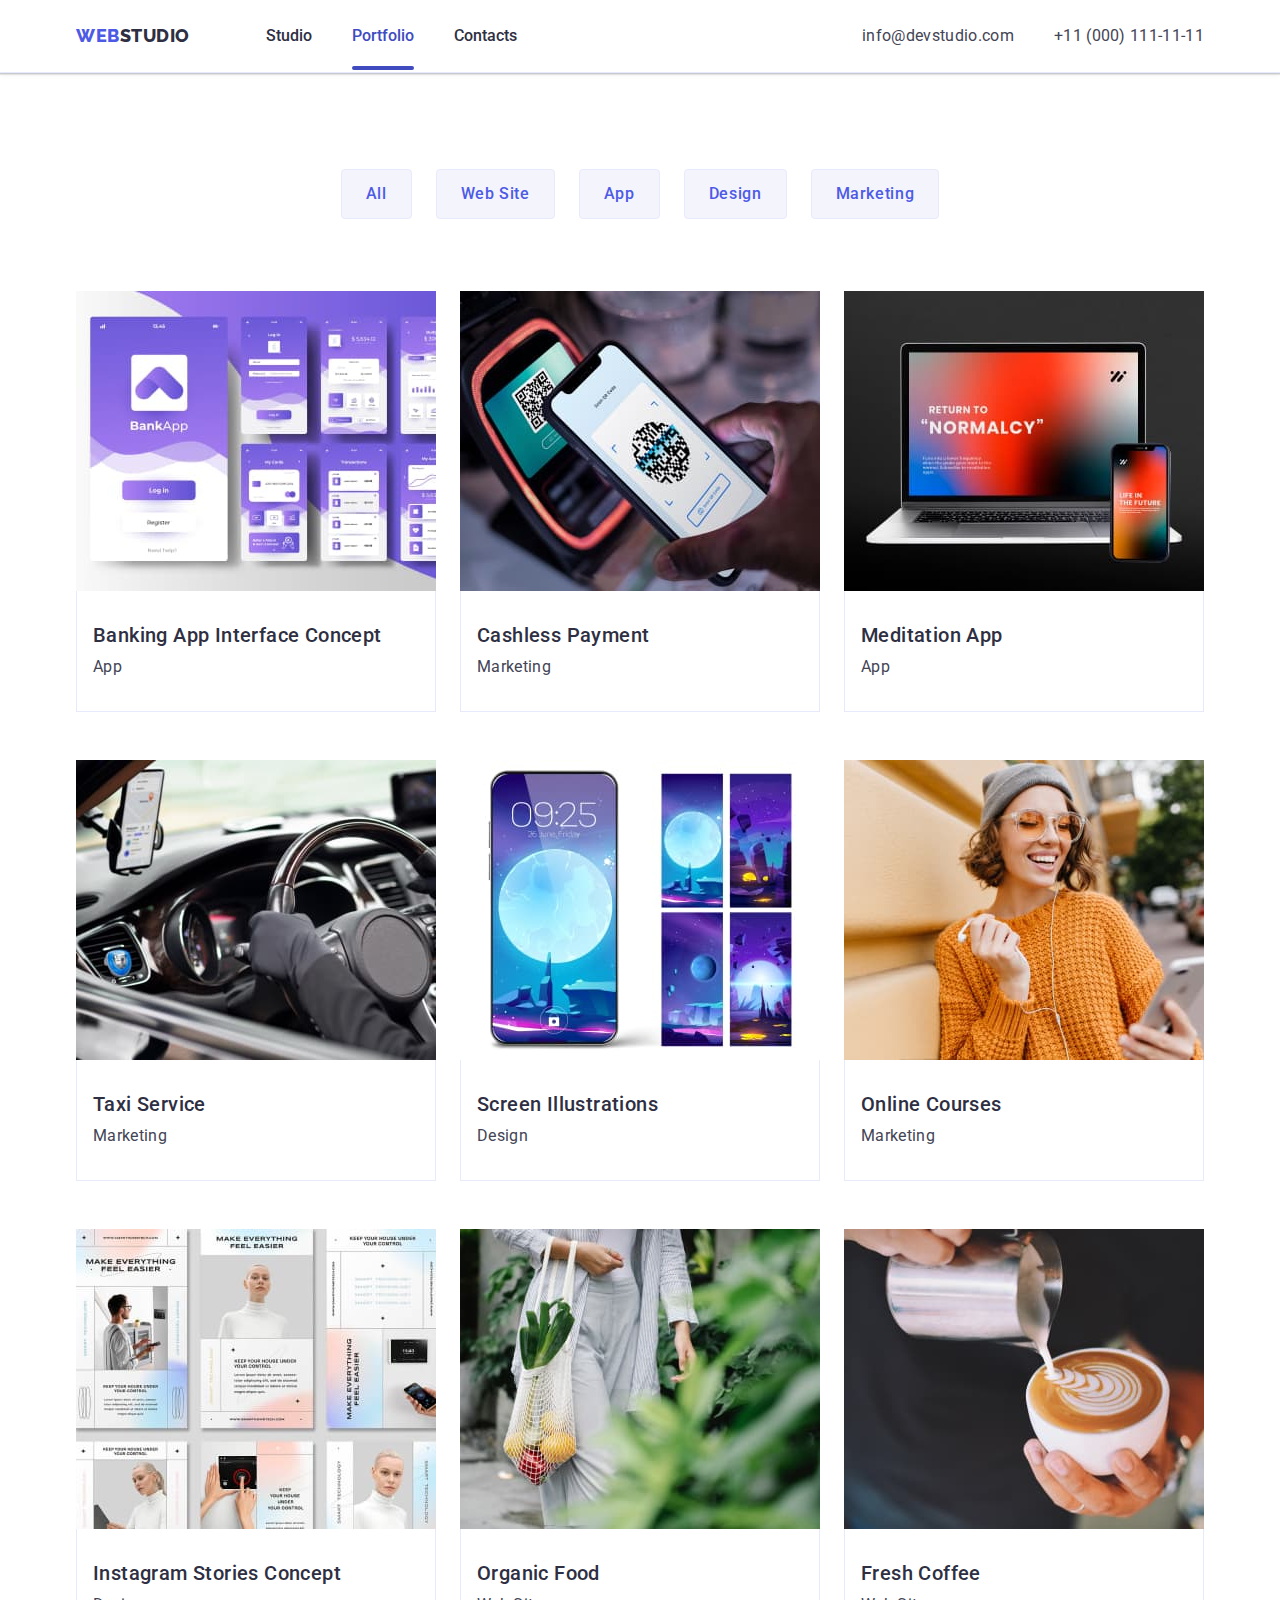
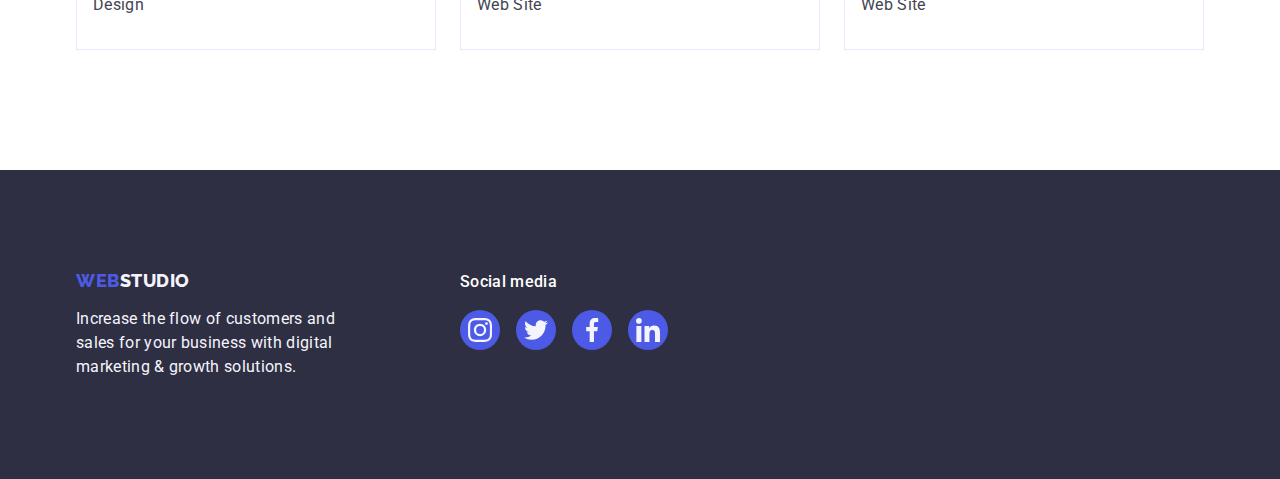
<file: portfolio.html>
<!DOCTYPE html>
<html lang="en">

<head>
    <meta charset="UTF-8">
    <meta name="viewport" content="width=device-width, initial-scale=1.0">
    <title>Document</title>
    <link rel="stylesheet" href="https://cdnjs.cloudflare.com/ajax/libs/modern-normalize/2.0.0/modern-normalize.min.css" />
    <link rel="preconnect" href="https://fonts.googleapis.com">
    <link rel="preconnect" href="https://fonts.gstatic.com" crossorigin>
    <link href="https://fonts.googleapis.com/css2?family=Raleway:wght@800&family=Roboto:wght@400;500;700;900&display=swap"
        rel="stylesheet">
    <style>
        body {
            font-family: 'Roboto', sans-serif;
        }
    </style>
    <link rel="stylesheet" href="./css/styles.css" />
</head>

<body>
    <header class="header-style">
        <div class="container header-container">
            <nav class="logo-container">
                <a class="logo link" href="/">Web<span class="studio">Studio</span></a>
                <ul class="list menu-container">
                    <li><a class="link link-nav" href="./index.html">Studio</a></li>
                    <li><a class="link link-nav underline" href="./portfolio.html">Portfolio</a></li>
                    <li><a class="link link-nav" href="">Contacts</a></li>
                </ul>
            </nav>
            <address class="address address-container">
                <ul class="list address-list">
                    <li><a class="link link-adress" href="mailto:info@devstudio.com">info@devstudio.com</a></li>
                    <li><a class="link link-adress" href="tel:+110001111111">+11 (000) 111-11-11</a></li>
                </ul>
            </address>
        </div>
    </header>
    <main>
   <section class="portfolio-section">
    <div class="container portfolio">
        <h1 class="hidden">Lorem</h1>
        <ul class="list button-list">
            <li><button type="button" class="button-portfolio">All</button></li>
            <li><button type="button" class="button-portfolio">Web Site</button></li>
            <li><button type="button" class="button-portfolio">App</button></li>
            <li><button type="button" class="button-portfolio">Design</button></li>
            <li><button type="button" class="button-portfolio">Marketing</button></li>
        </ul>
        <ul class="portfolio-image">
            <li class="portfolio-image-box">
                <a class="link portfolio-link" href="">
                    <div class="portfolio-overlay">
                        <img src="./images/imgportfolio1.jpg" width="360" height="300" alt="Bank App screenshots">
                        <p class="portfolio-overlay-text">14 Stylish and User-Friendly App Design Concepts · Task Manager App · Calorie Tracker App · Exotic Fruit Ecommerce App ·
                        Cloud Storage App</p>
                    </div>
                    <div class="portfolio-image-title">
                        <h2 class="image-header">Banking App Interface Concept</h2>
                        <p class="text">App</p>
                    </div>
                </a>
            </li>
            <li class="portfolio-image-box">
                <a class="link portfolio-link" href="">
                    <div class="portfolio-overlay">
                        <img src="./images/imgportfolio2.jpg" width="360" height="300" alt="smartphone used to cashless payment">
                        <p class="portfolio-overlay-text">14 Stylish and User-Friendly App Design Concepts · Task Manager App · Calorie Tracker App · Exotic Fruit Ecommerce App · Cloud Storage App</p>
                    </div>
                    <div class="portfolio-image-title">
                        <h2 class="image-header">Cashless Payment</h2>
                        <p class="text">Marketing</p>
                    </div>
                </a>
            </li>
            <li class="portfolio-image-box">
                <a class="link portfolio-link" href="">
                    <div class="portfolio-overlay">
                        <img src="./images/imgportfolio3.jpg" width="360" height="300" alt="view of meditation app on laptop">
                        <p class="portfolio-overlay-text">14 Stylish and User-Friendly App Design Concepts · Task Manager App · Calorie Tracker App · Exotic Fruit Ecommerce App · Cloud Storage App</p>
                    </div>
                    <div class="portfolio-image-title">
                        <h2 class="image-header">Meditation App</h2>
                        <p class="text">App</p>
                    </div>
                </a>
            </li>
            <li class="portfolio-image-box">
                <a class="link portfolio-link" href="">
                    <div class="portfolio-overlay">
                        <img src="./images/imgportfolio4.jpg" width="360" height="300" alt="driver's seat">
                        <p class="portfolio-overlay-text">14 Stylish and User-Friendly App Design Concepts · Task Manager App · Calorie Tracker App · Exotic Fruit Ecommerce App · Cloud Storage App</p>
                    </div>
                    <div class="portfolio-image-title">
                        <h2 class="image-header">Taxi Service</h2>
                        <p class="text">Marketing</p>
                    </div>
                </a>
            </li>
            <li class="portfolio-image-box">
                <a class="link portfolio-link" href="">
                    <div class="portfolio-overlay">
                        <img src="./images/imgportfolio5.jpg" width="360" height="300" alt="screen ilustation in smartphone">
                        <p class="portfolio-overlay-text">14 Stylish and User-Friendly App Design Concepts · Task Manager App · Calorie Tracker App · Exotic Fruit Ecommerce App · Cloud Storage App</p>
                    </div>
                    <div class="portfolio-image-title">
                        <h2 class="image-header">Screen Illustrations</h2>
                        <p class="text">Design</p>
                    </div>
                </a>
            </li>
            <li class="portfolio-image-box">
                <a class="link portfolio-link" href="">
                    <div class="portfolio-overlay">
                        <img src="./images/imgportfolio6.jpg" width="360" height="300"
                            alt="girl with the earbuds and glasses using her smartphone">
                        <p class="portfolio-overlay-text">14 Stylish and User-Friendly App Design Concepts · Task Manager App · Calorie Tracker App · Exotic Fruit Ecommerce App · Cloud Storage App</p>
                    </div>
                    <div class="portfolio-image-title">
                        <h2 class="image-header">Online Courses</h2>
                        <p class="text">Marketing</p>
                    </div>
                </a>
            </li>
            <li class="portfolio-image-box">
                <a class="link portfolio-link" href="">
                    <div class="portfolio-overlay">
                        <img src="./images/imgportfolio7.jpg" width="360" height="300" alt="project of application">
                        <p class="portfolio-overlay-text">14 Stylish and User-Friendly App Design Concepts · Task Manager App · Calorie Tracker App · Exotic Fruit Ecommerce App · Cloud Storage App</p>
                    </div>
                    <div class="portfolio-image-title">
                        <h2 class="image-header">Instagram Stories Concept</h2>
                        <p class="text">Design</p>
                    </div>
                </a>
            </li>
            <li class="portfolio-image-box">
                <a class="link portfolio-link" href="">
                    <div class="portfolio-overlay">
                        <img src="./images/imgportfolio8.jpg" width="360" height="300" alt="a bag of vegetables">
                        <p class="portfolio-overlay-text">14 Stylish and User-Friendly App Design Concepts · Task Manager App · Calorie Tracker App · Exotic Fruit Ecommerce App · Cloud Storage App</p>
                    </div>
                    <div class="portfolio-image-title">
                        <h2 class="image-header">Organic Food</h2>
                        <p class="text">Web Site</p>
                    </div>
                </a>
            </li>
            <li class="portfolio-image-box">
                <a class="link portfolio-link" href="">
                    <div class="portfolio-overlay">
                        <img src="./images/imgportfolio9.jpg" width="360" height="300" alt="cup of coffe">
                        <p class="portfolio-overlay-text">14 Stylish and User-Friendly App Design Concepts · Task Manager App · Calorie Tracker App · Exotic Fruit Ecommerce App · Cloud Storage App</p>
                    </div>
                    <div class="portfolio-image-title">
                        <h2 class="image-header">Fresh Coffee</h2>
                        <p class="text">Web Site</p>
                    </div>
                </a>
            </li>
        </ul>
    </div>
    </section>
    </main>
    <footer class="footer">
        <div class="container footer-container">
            <div class="footer-box">
                <a class="logo link footer-link" href="/">Web<span class="studio-footer">Studio</span></a>
                <p class="footer-text">Increase the flow of customers and sales for your business with digital marketing &
                    growth
                    solutions.</p>
            </div>
            <div>
                <p class="footer-social-media-header">Social media</p>
                <ul class="list footer-ul">
                    <li class="li-social-media">
                        <a href="" class="icon-social-media-footer">
                            <svg class="social-media-svg" width="24" height="24">
                                <use href="./images/icons.svg#icon-instagram"></use>
                            </svg>
                        </a>
                    </li>
                    <li class="li-social-media">
                        <a href="" class="icon-social-media-footer">
                            <svg class="social-media-svg" width="24" height="24">
                                <use href="./images/icons.svg#icon-twitter"></use>
                            </svg>
                        </a>
                    </li>
                    <li class="li-social-media">
                        <a href="" class="icon-social-media-footer">
                            <svg class="social-media-svg" width="24" height="24">
                                <use href="./images/icons.svg#icon-facebook"></use>
                            </svg>
                        </a>
                    </li>
                    <li class="li-social-media">
                        <a href="" class="icon-social-media-footer">
                            <svg class="social-media-svg" width="24" height="24">
                                <use href="./images/icons.svg#icon-linkedin"></use>
                            </svg>
                        </a>
                    </li>
                </ul>
            </div>
        </div>
    </footer>
    </body>
    
    </html>
</file>
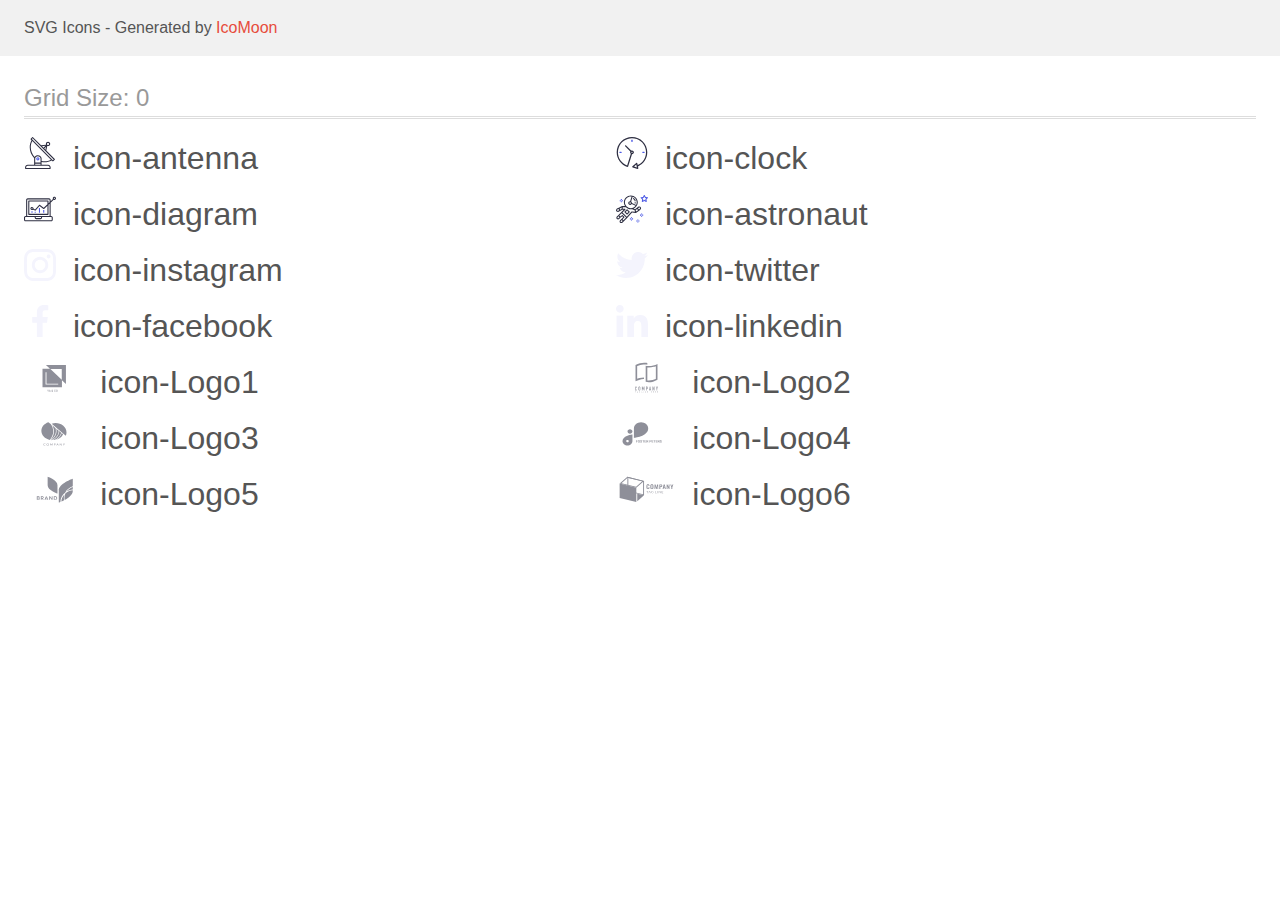
<file: images/icomoon/demo.html>
<!doctype html>
<html>
<head>
    <title>IcoMoon - SVG Icons</title>
    <meta charset="utf-8">
    <meta name="viewport" content="width=device-width, initial-scale=1">
    <link rel="stylesheet" href="demo-files/demo.css">
    <link rel="stylesheet" href="style.css">
</head>
<body>
<svg aria-hidden="true" style="position: absolute; width: 0; height: 0; overflow: hidden;" version="1.1" xmlns="http://www.w3.org/2000/svg" xmlns:xlink="http://www.w3.org/1999/xlink">
<defs>
<symbol id="icon-antenna" viewBox="0 0 32 32">
<path fill="#2e2f42" style="fill: var(--color1, #2e2f42)" d="M30.773 22.098l-8.443-8.505 0.937-4.615c0.242 0.094 0.499 0.144 0.758 0.146h0.006c1.192 0.014 2.17-0.941 2.184-2.133s-0.941-2.17-2.133-2.184c-1.192-0.014-2.17 0.941-2.184 2.133-0.003 0.255 0.039 0.509 0.125 0.749l-4.96 0.605-8.091-8.133c-0.099-0.101-0.235-0.159-0.377-0.16-0.14 0.001-0.274 0.056-0.373 0.155l-1.513 1.504c-0.208 0.208-0.208 0.546 0 0.754l0.814 0.826c-3.153 5.798-2.129 12.978 2.519 17.663 0.043 0.041 0.092 0.074 0.146 0.098-0.034 0.18-0.051 0.364-0.052 0.547v6.187h-6.4c-1.472 0.002-2.665 1.195-2.667 2.667v1.067c0 0.295 0.239 0.533 0.533 0.533h24.533c0.295 0 0.533-0.239 0.533-0.533v-1.067c-0.002-1.472-1.195-2.665-2.667-2.667h-6.4v-2.742c1.003 0.21 2.024 0.317 3.049 0.32 2.458-0.003 4.877-0.615 7.040-1.783l0.818 0.823c0.099 0.101 0.235 0.159 0.377 0.16 0.14-0.001 0.274-0.056 0.373-0.155l1.513-1.504c0.208-0.208 0.208-0.546 0-0.754zM23.28 6.233c0.418-0.415 1.093-0.414 1.509 0.004s0.414 1.093-0.004 1.508c-0.2 0.199-0.47 0.31-0.752 0.31h-0.003c-0.589-0.003-1.064-0.483-1.061-1.072 0.002-0.282 0.115-0.552 0.314-0.751h-0.002zM22.024 9.738l-0.598 2.946-1.175-1.182 1.774-1.763zM21.419 8.836l-1.92 1.909-1.485-1.493 3.405-0.415zM24.004 28.8c0.884 0 1.6 0.716 1.6 1.6v0.533h-23.467v-0.533c0-0.884 0.716-1.6 1.6-1.6h20.267zM16.537 26.667v1.067h-5.333v-1.067h5.333zM11.204 25.6v-4.053c0-1.294 1.196-2.347 2.667-2.347s2.667 1.053 2.667 2.347v4.053h-5.333zM17.604 23.904v-2.357c0-1.882-1.675-3.413-3.733-3.413-1.331-0.020-2.576 0.657-3.281 1.786-4.058-4.274-4.971-10.645-2.279-15.887l18.602 18.708c-2.872 1.461-6.165 1.873-9.309 1.163zM28.893 23.22l-21.057-21.181 0.755-0.752 7.935 7.98c0.004 0 0.006 0.007 0.010 0.010l13.115 13.191-0.757 0.752z"></path>
<path fill="#4d5ae5" style="fill: var(--color2, #4d5ae5)" d="M13.876 20.267h-0.005c-0.884-0.001-1.601 0.714-1.602 1.598s0.714 1.601 1.598 1.602h0.005c0.884 0.001 1.601-0.714 1.602-1.598s-0.714-1.601-1.598-1.602zM14.249 22.245c-0.1 0.1-0.236 0.156-0.378 0.155-0.295-0.002-0.532-0.242-0.531-0.536 0.001-0.141 0.057-0.276 0.157-0.375s0.233-0.154 0.373-0.155c0.295 0.002 0.532 0.242 0.531 0.536-0.001 0.141-0.057 0.276-0.157 0.375h0.005z"></path>
</symbol>
<symbol id="icon-clock" viewBox="0 0 32 32">
<path fill="#2e2f42" style="fill: var(--color1, #2e2f42)" d="M31.297 15.301c-0.002-8.452-6.855-15.303-15.308-15.301s-15.303 6.855-15.301 15.308c0.001 6.658 4.307 12.551 10.649 14.576 0.061 0.019 0.124 0.029 0.187 0.029 0.121-0 0.239-0.032 0.342-0.094 0.135-0.080 0.236-0.207 0.283-0.356l3.865-12.25c1.057-0.005 1.909-0.866 1.903-1.923s-0.866-1.909-1.923-1.903c-0.284 0.001-0.565 0.067-0.82 0.191l-5.106-5.107c-0.253-0.245-0.657-0.238-0.902 0.016-0.239 0.247-0.239 0.639 0 0.886l5.103 5.109c-0.392 0.799-0.168 1.764 0.536 2.309l-3.683 11.673c-7.278-2.681-11.004-10.754-8.323-18.032s10.754-11.004 18.032-8.323c7.278 2.681 11.004 10.754 8.323 18.032-1.31 3.556-4.001 6.431-7.462 7.973l-0.398-1.874c-0.073-0.345-0.411-0.565-0.756-0.492-0.109 0.023-0.209 0.074-0.293 0.148l-3.837 3.426c-0.263 0.234-0.287 0.637-0.052 0.9 0.076 0.085 0.174 0.149 0.283 0.184l4.899 1.564c0.335 0.108 0.694-0.077 0.802-0.412 0.034-0.106 0.040-0.219 0.017-0.328l-0.391-1.839c5.664-2.388 9.342-7.942 9.329-14.089zM15.992 14.664c0.352 0 0.638 0.286 0.638 0.638s-0.286 0.638-0.638 0.638c-0.352 0-0.638-0.285-0.638-0.638s0.285-0.638 0.638-0.638zM18.093 29.528l2.184-1.948 0.603 2.84-2.787-0.892z"></path>
<path fill="#4d5ae5" style="fill: var(--color2, #4d5ae5)" d="M15.354 3.185v1.275c0 0.352 0.285 0.638 0.638 0.638s0.638-0.285 0.638-0.638v-1.275c0-0.352-0.286-0.638-0.638-0.638s-0.638 0.286-0.638 0.638z"></path>
<path fill="#4d5ae5" style="fill: var(--color2, #4d5ae5)" d="M3.876 14.664c-0.352 0-0.638 0.286-0.638 0.638s0.285 0.638 0.638 0.638h1.275c0.352 0 0.638-0.285 0.638-0.638s-0.285-0.638-0.638-0.638h-1.275z"></path>
<path fill="#4d5ae5" style="fill: var(--color2, #4d5ae5)" d="M28.108 15.939c0.352 0 0.638-0.285 0.638-0.638s-0.285-0.638-0.638-0.638h-1.275c-0.352 0-0.638 0.286-0.638 0.638s0.286 0.638 0.638 0.638h1.275z"></path>
</symbol>
<symbol id="icon-diagram" viewBox="0 0 32 32">
<path fill="#4d5ae5" style="fill: var(--color2, #4d5ae5)" d="M14.926 14.965h1.066v4.798h-1.066v-4.797z"></path>
<path fill="#4d5ae5" style="fill: var(--color2, #4d5ae5)" d="M19.19 17.097h1.066v2.665h-1.066v-2.665z"></path>
<path fill="#4d5ae5" style="fill: var(--color2, #4d5ae5)" d="M10.661 18.696h1.066v1.066h-1.066v-1.066z"></path>
<path fill="#4d5ae5" style="fill: var(--color2, #4d5ae5)" d="M7.463 18.163h1.066v1.599h-1.066v-1.599z"></path>
<path fill="#2e2f42" style="fill: var(--color1, #2e2f42)" d="M1.599 28.291h25.587c0.883 0 1.599-0.716 1.599-1.599v-2.132c0-0.883-0.716-1.599-1.599-1.599h-0.533v-13.293l3.028-2.868c0.703 0.346 1.553 0.136 2.013-0.499s0.396-1.508-0.152-2.068-1.42-0.644-2.065-0.198c-0.644 0.446-0.873 1.292-0.542 2.002l-2.281 2.163v-1.23c0-0.883-0.716-1.599-1.599-1.599h-21.322c-0.883 0-1.599 0.716-1.599 1.599v15.992h-0.533c-0.883 0-1.599 0.716-1.599 1.599v2.132c0 0.883 0.716 1.599 1.599 1.599zM30.384 4.837c0.294 0 0.533 0.239 0.533 0.533s-0.239 0.533-0.533 0.533c-0.294 0-0.533-0.239-0.533-0.533s0.239-0.533 0.533-0.533zM3.198 6.969c0-0.294 0.239-0.533 0.533-0.533h21.322c0.294 0 0.533 0.239 0.533 0.533v2.239l-1.066 1.013v-2.186c0-0.294-0.239-0.533-0.533-0.533h-19.19c-0.294 0-0.533 0.239-0.533 0.533v13.326c0 0.294 0.239 0.533 0.533 0.533h19.19c0.294 0 0.533-0.239 0.533-0.533v-9.674l1.066-1.010v12.284h-22.388v-15.992zM7.996 13.899c-0.721-0.002-1.354 0.478-1.546 1.174s0.105 1.433 0.725 1.801c0.62 0.368 1.41 0.276 1.928-0.226l1.853 0.93c0.215 0.108 0.476 0.057 0.636-0.123l3.939-4.431 3.872 2.901c0.208 0.156 0.498 0.139 0.686-0.039l3.365-3.188v8.131h-18.124v-12.26h18.124v2.66l-3.771 3.572-3.904-2.927c-0.222-0.166-0.534-0.135-0.718 0.072l-3.993 4.493-1.493-0.746c0.011-0.064 0.018-0.129 0.020-0.193 0-0.883-0.716-1.599-1.599-1.599zM8.529 15.498c0 0.294-0.239 0.533-0.533 0.533s-0.533-0.239-0.533-0.533c0-0.294 0.239-0.533 0.533-0.533s0.533 0.239 0.533 0.533zM11.727 24.027h5.331v0.533c0 0.294-0.239 0.533-0.533 0.533h-4.264c-0.294 0-0.533-0.239-0.533-0.533v-0.533zM1.066 24.56c0-0.294 0.239-0.533 0.533-0.533h9.062v0.533c0 0.883 0.716 1.599 1.599 1.599h4.264c0.883 0 1.599-0.716 1.599-1.599v-0.533h9.062c0.294 0 0.533 0.239 0.533 0.533v2.132c0 0.294-0.239 0.533-0.533 0.533h-25.587c-0.294 0-0.533-0.239-0.533-0.533v-2.132z"></path>
</symbol>
<symbol id="icon-astronaut" viewBox="0 0 32 32">
<path fill="#4d5ae5" style="fill: var(--color2, #4d5ae5)" d="M31.974 4.524c-0.063-0.193-0.229-0.333-0.43-0.363l-1.91-0.278-0.855-1.731c-0.179-0.365-0.777-0.365-0.956 0l-0.855 1.731-1.91 0.278c-0.201 0.029-0.367 0.17-0.431 0.363-0.062 0.193-0.011 0.405 0.135 0.547l1.383 1.348-0.326 1.903c-0.034 0.2 0.048 0.402 0.212 0.522 0.166 0.121 0.382 0.135 0.562 0.040l1.709-0.899 1.709 0.899c0.078 0.041 0.164 0.061 0.249 0.061 0.11 0 0.221-0.034 0.314-0.102 0.164-0.119 0.246-0.322 0.212-0.522l-0.326-1.903 1.383-1.348c0.145-0.142 0.197-0.354 0.135-0.547zM29.511 5.851c-0.125 0.122-0.183 0.299-0.153 0.472l0.191 1.114-1-0.526c-0.078-0.041-0.163-0.061-0.249-0.061s-0.17 0.020-0.249 0.061l-1.001 0.526 0.191-1.114c0.030-0.173-0.028-0.349-0.153-0.472l-0.81-0.789 1.119-0.163c0.174-0.025 0.324-0.134 0.402-0.292l0.5-1.013 0.5 1.013c0.078 0.157 0.228 0.267 0.402 0.292l1.119 0.163-0.809 0.789z"></path>
<path fill="#4d5ae5" style="fill: var(--color2, #4d5ae5)" d="M26.134 20.522h-1.067v1.067h1.067v-1.067z"></path>
<path fill="#4d5ae5" style="fill: var(--color2, #4d5ae5)" d="M26.134 22.656h-1.067v1.067h1.067v-1.067z"></path>
<path fill="#4d5ae5" style="fill: var(--color2, #4d5ae5)" d="M27.2 21.589h-1.067v1.067h1.067v-1.067z"></path>
<path fill="#4d5ae5" style="fill: var(--color2, #4d5ae5)" d="M25.067 21.589h-1.067v1.067h1.067v-1.067z"></path>
<path fill="#4d5ae5" style="fill: var(--color2, #4d5ae5)" d="M22.4 26.389h-1.067v1.067h1.067v-1.067z"></path>
<path fill="#4d5ae5" style="fill: var(--color2, #4d5ae5)" d="M22.4 28.522h-1.067v1.067h1.067v-1.067z"></path>
<path fill="#4d5ae5" style="fill: var(--color2, #4d5ae5)" d="M23.467 27.456h-1.067v1.067h1.067v-1.067z"></path>
<path fill="#4d5ae5" style="fill: var(--color2, #4d5ae5)" d="M21.333 27.456h-1.067v1.067h1.067v-1.067z"></path>
<path fill="#4d5ae5" style="fill: var(--color2, #4d5ae5)" d="M16 24.256h-1.067v1.067h1.067v-1.067z"></path>
<path fill="#4d5ae5" style="fill: var(--color2, #4d5ae5)" d="M16 26.389h-1.067v1.067h1.067v-1.067z"></path>
<path fill="#4d5ae5" style="fill: var(--color2, #4d5ae5)" d="M17.067 25.322h-1.067v1.067h1.067v-1.067z"></path>
<path fill="#4d5ae5" style="fill: var(--color2, #4d5ae5)" d="M14.933 25.322h-1.067v1.067h1.067v-1.067z"></path>
<path fill="#4d5ae5" style="fill: var(--color2, #4d5ae5)" d="M5.867 6.122h-1.067v1.067h1.067v-1.067z"></path>
<path fill="#4d5ae5" style="fill: var(--color2, #4d5ae5)" d="M5.867 8.255h-1.067v1.067h1.067v-1.067z"></path>
<path fill="#4d5ae5" style="fill: var(--color2, #4d5ae5)" d="M6.933 7.189h-1.067v1.067h1.067v-1.067z"></path>
<path fill="#4d5ae5" style="fill: var(--color2, #4d5ae5)" d="M4.8 7.189h-1.067v1.067h1.067v-1.067z"></path>
<path fill="#2e2f42" style="fill: var(--color1, #2e2f42)" d="M24.715 14.159c-0.287-0.388-0.709-0.637-1.188-0.705-0.481-0.068-0.956 0.058-1.34 0.352l-1.252 0.96-1.898 1.417-1.358-0.541c2.421-1.086 4.114-3.508 4.114-6.32 0-3.823-3.123-6.933-6.961-6.933s-6.961 3.11-6.961 6.933c0 1.386 0.414 2.674 1.12 3.758l-2.764-0.024c-0.002 0-0.003 0-0.005 0-0.009 0-0.015 0.004-0.023 0.005-0.053 0.002-0.105 0.013-0.155 0.031-0.013 0.005-0.026 0.008-0.038 0.013-0.006 0.003-0.013 0.003-0.019 0.006l-3.233 1.596c-0.001 0-0.001 0-0.001 0.001l-1.893 0.911c-0.021 0.009-0.042 0.021-0.063 0.035-0.755 0.502-1.012 1.489-0.598 2.295 0.22 0.429 0.595 0.745 1.056 0.889 0.178 0.055 0.359 0.083 0.539 0.083 0.29 0 0.577-0.071 0.839-0.211l1.388-0.738 2.264-1.169 1.357-0.008-5.442 5.416c-0.001 0.001-0.001 0.001-0.002 0.001l-1.339 1.333c-0.316 0.315-0.49 0.732-0.49 1.178s0.174 0.863 0.49 1.179c0.325 0.323 0.752 0.485 1.179 0.485s0.854-0.162 1.18-0.485l1.314-1.309 1.741-1.3 0.901 0.897-1.762 1.754c-0 0.001-0.001 0.001-0.002 0.001l-1.339 1.333c-0.316 0.315-0.49 0.732-0.49 1.178s0.174 0.863 0.49 1.179c0.325 0.323 0.753 0.485 1.18 0.485s0.855-0.162 1.18-0.485l3.482-3.467c0.001-0.001 0.001-0.001 0.001-0.002l1.010-1-0.004-0.004c0.006-0.006 0.015-0.009 0.022-0.015l5.166-5.658 3.471 0.494c0.025 0.004 0.050 0.005 0.075 0.005 0.065 0 0.127-0.015 0.187-0.038 0.018-0.006 0.033-0.015 0.050-0.023 0.019-0.010 0.039-0.015 0.058-0.027l3.213-2.133c0.012-0.008 0.018-0.021 0.029-0.029 0.013-0.010 0.029-0.014 0.041-0.026l1.271-1.191c0.662-0.62 0.753-1.635 0.212-2.362zM2.13 17.77c-0.173 0.093-0.37 0.111-0.558 0.052-0.187-0.058-0.338-0.186-0.427-0.358-0.161-0.314-0.068-0.695 0.214-0.902l1.314-0.632 0.449 1.313-0.992 0.527zM5.628 15.942l-1.548 0.8-0.439-1.283 2.027-1.001-0.040 1.484zM20.727 9.322c0 0.918-0.219 1.785-0.599 2.559l-4.181-1.899c-0.044-0.573-0.341-1.075-0.788-1.388l1.464-4.86c2.378 0.756 4.105 2.974 4.105 5.588zM8.938 9.322c0-3.235 2.644-5.867 5.894-5.867 0.253 0 0.5 0.021 0.745 0.052l-1.432 4.754c-0.019-0.001-0.037-0.006-0.057-0.006-1.033 0-1.873 0.837-1.873 1.867s0.84 1.867 1.873 1.867c0.694 0 1.294-0.383 1.618-0.945l3.862 1.755c-1.075 1.446-2.795 2.39-4.737 2.39-3.25 0-5.894-2.632-5.894-5.867zM14.894 10.122c0 0.441-0.362 0.8-0.806 0.8s-0.806-0.359-0.806-0.8c0-0.441 0.362-0.8 0.806-0.8s0.806 0.359 0.806 0.8zM2.465 25.146c-0.236 0.234-0.619 0.234-0.854 0.001-0.114-0.114-0.176-0.263-0.176-0.423s0.062-0.309 0.176-0.421l0.962-0.958 0.851 0.848-0.959 0.955zM5.679 28.88c-0.236 0.234-0.619 0.235-0.855 0.001-0.114-0.114-0.176-0.263-0.176-0.423s0.062-0.309 0.176-0.421l0.963-0.959 0.852 0.848-0.96 0.955zM9.16 25.411c-0.001 0-0.001 0-0.002 0.001l-1.765 1.76-0.852-0.848 1.763-1.755c0 0 0 0 0-0s0.001-0.001 0.002-0.001c0.040-0.040 0.065-0.088 0.090-0.135 0.007-0.014 0.020-0.026 0.026-0.040 0.017-0.041 0.019-0.085 0.026-0.129 0.003-0.025 0.014-0.047 0.014-0.073 0-0.036-0.013-0.070-0.020-0.106-0.006-0.032-0.006-0.065-0.019-0.095-0.020-0.050-0.055-0.094-0.091-0.138-0.010-0.012-0.014-0.027-0.025-0.038 0 0 0 0-0.001 0s-0.001-0.002-0.001-0.002l-1.607-1.6c-0.017-0.017-0.039-0.024-0.058-0.038-0.028-0.022-0.055-0.042-0.087-0.058-0.030-0.015-0.061-0.024-0.093-0.033-0.034-0.010-0.067-0.017-0.103-0.020-0.033-0.002-0.063 0.001-0.095 0.005-0.036 0.004-0.069 0.009-0.104 0.020-0.034 0.011-0.063 0.027-0.094 0.045-0.020 0.011-0.042 0.015-0.061 0.029l-1.773 1.324-0.901-0.897 2.399-2.386 4.361 4.289-0.928 0.919zM15.979 18.394c-0.015-0.002-0.030 0.004-0.045 0.003-0.039-0.002-0.076 0.001-0.115 0.007-0.030 0.005-0.059 0.011-0.088 0.021-0.034 0.012-0.065 0.028-0.097 0.047-0.030 0.018-0.057 0.037-0.083 0.061-0.013 0.011-0.028 0.017-0.040 0.029l-4.698 5.146-4.328-4.257 2.833-2.818c0.209-0.208 0.21-0.546 0.002-0.755-0.105-0.105-0.243-0.157-0.381-0.156v-0.001l-2.219 0.013 0.028-1.607 3.104 0.027c1.265 1.294 3.029 2.101 4.981 2.101 0.437 0 0.864-0.045 1.279-0.123 0.040 0.032 0.079 0.065 0.13 0.085l2.41 0.96 0.152 0.758 0.178 0.885-3.003-0.427zM20.020 18.572l-0.313-1.558 1.446-1.080 0.947 1.257-2.080 1.381zM23.774 15.741l-0.838 0.785-0.931-1.236 0.831-0.637c0.155-0.119 0.351-0.168 0.543-0.143 0.193 0.027 0.364 0.128 0.48 0.284 0.217 0.292 0.18 0.699-0.085 0.947z"></path>
<path fill="#2e2f42" style="fill: var(--color1, #2e2f42)" d="M13.602 18.544l-2.143-2.133c-0.207-0.207-0.545-0.207-0.753 0l-2.142 2.133c-0.1 0.101-0.157 0.236-0.157 0.378s0.056 0.278 0.157 0.378l2.142 2.133c0.104 0.103 0.241 0.155 0.377 0.155s0.273-0.052 0.376-0.155l2.143-2.133c0.1-0.1 0.157-0.236 0.157-0.378s-0.057-0.278-0.157-0.378zM11.083 20.303l-1.387-1.381 1.387-1.381 1.387 1.381-1.387 1.381z"></path>
<path fill="#2e2f42" style="fill: var(--color1, #2e2f42)" d="M17.164 5.071l-0.258 1.036c0.071 0.018 1.738 0.452 1.738 2.149h1.067c-0-2.017-1.666-2.965-2.547-3.185z"></path>
<path fill="#2e2f42" style="fill: var(--color1, #2e2f42)" d="M19.711 9.322h-1.067v1.067h1.067v-1.067z"></path>
</symbol>
<symbol id="icon-instagram" viewBox="0 0 32 32">
<path fill="#f4f4fd" style="fill: var(--color3, #f4f4fd)" d="M31.969 9.408c-0.075-1.7-0.35-2.869-0.744-3.882-0.406-1.075-1.031-2.038-1.85-2.838-0.8-0.813-1.769-1.444-2.832-1.844-1.019-0.394-2.182-0.669-3.882-0.744-1.713-0.081-2.257-0.1-6.601-0.1s-4.888 0.019-6.595 0.094c-1.7 0.075-2.869 0.35-3.882 0.744-1.075 0.406-2.038 1.031-2.838 1.85-0.813 0.8-1.444 1.769-1.844 2.832-0.394 1.019-0.669 2.182-0.744 3.882-0.081 1.713-0.1 2.257-0.1 6.601s0.019 4.888 0.094 6.595c0.075 1.7 0.35 2.869 0.744 3.882 0.406 1.075 1.038 2.038 1.85 2.838 0.8 0.813 1.769 1.444 2.832 1.844 1.019 0.394 2.182 0.669 3.882 0.744 1.706 0.075 2.25 0.094 6.595 0.094s4.888-0.018 6.595-0.094c1.7-0.075 2.869-0.35 3.882-0.744 2.151-0.831 3.851-2.532 4.682-4.682 0.394-1.019 0.669-2.182 0.744-3.882 0.075-1.707 0.094-2.251 0.094-6.595s-0.006-4.888-0.081-6.595zM29.087 22.473c-0.069 1.563-0.331 2.407-0.55 2.969-0.538 1.394-1.644 2.501-3.038 3.038-0.563 0.219-1.413 0.481-2.969 0.55-1.688 0.075-2.194 0.094-6.464 0.094s-4.782-0.018-6.464-0.094c-1.563-0.069-2.407-0.331-2.969-0.55-0.694-0.256-1.325-0.663-1.838-1.194-0.531-0.519-0.938-1.144-1.194-1.838-0.219-0.563-0.481-1.413-0.55-2.969-0.075-1.688-0.094-2.194-0.094-6.464s0.019-4.782 0.094-6.464c0.069-1.563 0.331-2.407 0.55-2.969 0.256-0.694 0.663-1.325 1.2-1.838 0.519-0.531 1.144-0.938 1.838-1.194 0.563-0.219 1.413-0.481 2.969-0.55 1.688-0.075 2.194-0.094 6.464-0.094 4.276 0 4.782 0.019 6.464 0.094 1.563 0.069 2.407 0.331 2.969 0.55 0.694 0.256 1.325 0.662 1.838 1.194 0.531 0.519 0.938 1.144 1.194 1.838 0.219 0.563 0.481 1.413 0.55 2.969 0.075 1.688 0.094 2.194 0.094 6.464s-0.019 4.77-0.094 6.457z"></path>
<path fill="#f4f4fd" style="fill: var(--color3, #f4f4fd)" d="M16.059 7.782c-4.538 0-8.22 3.682-8.22 8.22s3.682 8.22 8.22 8.22c4.538 0 8.22-3.682 8.22-8.22s-3.682-8.22-8.22-8.22zM16.059 21.335c-2.944 0-5.332-2.388-5.332-5.332s2.388-5.332 5.332-5.332c2.944 0 5.332 2.388 5.332 5.332s-2.388 5.332-5.332 5.332z"></path>
<path fill="#f4f4fd" style="fill: var(--color3, #f4f4fd)" d="M26.524 7.457c0 1.060-0.859 1.919-1.919 1.919s-1.919-0.859-1.919-1.919c0-1.060 0.859-1.919 1.919-1.919s1.919 0.859 1.919 1.919z"></path>
</symbol>
<symbol id="icon-twitter" viewBox="0 0 32 32">
<path fill="#f4f4fd" style="fill: var(--color3, #f4f4fd)" d="M32 6.078c-1.19 0.522-2.458 0.868-3.78 1.036 1.36-0.812 2.398-2.088 2.886-3.626-1.268 0.756-2.668 1.29-4.16 1.588-1.204-1.282-2.92-2.076-4.792-2.076-3.632 0-6.556 2.948-6.556 6.562 0 0.52 0.044 1.020 0.152 1.496-5.454-0.266-10.28-2.88-13.522-6.862-0.566 0.982-0.898 2.106-0.898 3.316 0 2.272 1.17 4.286 2.914 5.452-1.054-0.020-2.088-0.326-2.964-0.808 0 0.020 0 0.046 0 0.072 0 3.188 2.274 5.836 5.256 6.446-0.534 0.146-1.116 0.216-1.72 0.216-0.42 0-0.844-0.024-1.242-0.112 0.85 2.598 3.262 4.508 6.13 4.57-2.232 1.746-5.066 2.798-8.134 2.798-0.538 0-1.054-0.024-1.57-0.090 2.906 1.874 6.35 2.944 10.064 2.944 12.072 0 18.672-10 18.672-18.668 0-0.29-0.010-0.57-0.024-0.848 1.302-0.924 2.396-2.078 3.288-3.406z"></path>
</symbol>
<symbol id="icon-facebook" viewBox="0 0 32 32">
<path fill="#f4f4fd" style="fill: var(--color3, #f4f4fd)" d="M21.329 5.313h2.921v-5.088c-0.504-0.069-2.237-0.225-4.256-0.225-4.212 0-7.097 2.649-7.097 7.519v4.481h-4.648v5.688h4.648v14.312h5.699v-14.311h4.46l0.708-5.688h-5.169v-3.919c0.001-1.644 0.444-2.769 2.735-2.769z"></path>
</symbol>
<symbol id="icon-linkedin" viewBox="0 0 32 32">
<path fill="#f4f4fd" style="fill: var(--color3, #f4f4fd)" d="M31.992 32v-0.001h0.008v-11.736c0-5.741-1.236-10.164-7.948-10.164-3.227 0-5.392 1.771-6.276 3.449h-0.093v-2.913h-6.364v21.364h6.627v-10.579c0-2.785 0.528-5.479 3.977-5.479 3.399 0 3.449 3.179 3.449 5.657v10.401h6.62z"></path>
<path fill="#f4f4fd" style="fill: var(--color3, #f4f4fd)" d="M0.528 10.636h6.635v21.364h-6.635v-21.364z"></path>
<path fill="#f4f4fd" style="fill: var(--color3, #f4f4fd)" d="M3.843-0c-2.121 0-3.843 1.721-3.843 3.843s1.721 3.879 3.843 3.879c2.121 0 3.843-1.757 3.843-3.879-0.001-2.121-1.723-3.843-3.843-3.843v0z"></path>
</symbol>
<symbol id="icon-Logo1" viewBox="0 0 59 32">
<path fill="#8e8f99" style="fill: var(--color4, #8e8f99)" d="M21.714 4l4.004 3.815-7.433-0.004v18.51h19.429v-7.077l4 3.811v-19.054h-20zM37.538 18.796l-11.354-10.817h11.354v10.817zM34.013 23.613h-12.653v-12.449h0.894v11.606h11.759v0.843zM23.883 29.749l-0.472-0.97h-0.389l0.684 1.284v0.748h0.353v-0.748l0.684-1.284h-0.388l-0.472 0.97zM25.622 28.78h0.084l0.767 2.031h-0.368l-0.164-0.476h-0.786l-0.164 0.476h-0.367l0.765-2.031h0.234zM25.249 30.058h0.595l-0.298-0.862-0.297 0.862zM27.704 29.721c-0.015-0.020-0.030-0.038-0.044-0.057-0.052-0.069-0.093-0.135-0.121-0.2s-0.043-0.132-0.043-0.201c0-0.106 0.022-0.197 0.066-0.273s0.106-0.135 0.186-0.176c0.080-0.042 0.173-0.063 0.28-0.063 0.103 0 0.192 0.021 0.266 0.063 0.075 0.041 0.133 0.095 0.173 0.163s0.061 0.142 0.061 0.223c0 0.064-0.012 0.123-0.035 0.176s-0.055 0.101-0.096 0.145c-0.041 0.044-0.088 0.085-0.142 0.124l-0.141 0.103 0.402 0.475c0.013-0.026 0.025-0.053 0.036-0.082 0.034-0.089 0.052-0.188 0.052-0.297h0.29c0 0.099-0.010 0.192-0.029 0.28s-0.049 0.17-0.091 0.245c-0.017 0.031-0.036 0.061-0.058 0.090l0.298 0.351h-0.389l-0.118-0.139c-0.064 0.049-0.133 0.086-0.208 0.114-0.099 0.035-0.204 0.053-0.315 0.053-0.135 0-0.252-0.025-0.35-0.074s-0.175-0.117-0.229-0.204c-0.053-0.087-0.080-0.186-0.080-0.297 0-0.083 0.017-0.155 0.052-0.218s0.081-0.122 0.141-0.176c0.055-0.050 0.118-0.1 0.188-0.15zM27.871 29.925l-0.042 0.031c-0.049 0.040-0.086 0.079-0.11 0.116s-0.039 0.070-0.046 0.1c-0.008 0.031-0.011 0.058-0.011 0.081 0 0.059 0.013 0.113 0.038 0.162s0.064 0.087 0.113 0.116c0.050 0.028 0.111 0.042 0.183 0.042 0.077 0 0.152-0.017 0.225-0.052 0.036-0.018 0.071-0.039 0.103-0.064l-0.452-0.532zM27.951 29.554l0.125-0.084c0.059-0.039 0.1-0.077 0.126-0.114s0.038-0.086 0.038-0.142c0-0.048-0.019-0.093-0.056-0.134s-0.090-0.061-0.158-0.061c-0.047 0-0.087 0.011-0.12 0.034s-0.057 0.050-0.074 0.087c-0.016 0.035-0.024 0.075-0.024 0.119 0 0.042 0.011 0.085 0.032 0.13s0.051 0.090 0.088 0.138c0.008 0.010 0.015 0.020 0.023 0.029zM31.505 30.15h-0.349c-0.010 0.088-0.032 0.163-0.064 0.225s-0.079 0.106-0.141 0.138c-0.061 0.032-0.142 0.047-0.241 0.047-0.082 0-0.152-0.016-0.211-0.049s-0.107-0.079-0.145-0.138c-0.037-0.059-0.065-0.131-0.084-0.213s-0.026-0.177-0.026-0.279v-0.172c0-0.108 0.010-0.204 0.029-0.287s0.051-0.156 0.091-0.213c0.040-0.058 0.090-0.101 0.149-0.131s0.129-0.045 0.209-0.045c0.098 0 0.177 0.017 0.237 0.050s0.106 0.080 0.137 0.142c0.032 0.062 0.052 0.137 0.061 0.225h0.349c-0.014-0.136-0.052-0.256-0.114-0.361s-0.148-0.187-0.259-0.247c-0.112-0.060-0.248-0.089-0.41-0.089-0.127 0-0.242 0.022-0.345 0.067s-0.188 0.109-0.261 0.194c-0.073 0.084-0.128 0.185-0.167 0.303s-0.057 0.25-0.057 0.396v0.169c0 0.146 0.019 0.278 0.056 0.396s0.093 0.219 0.165 0.303c0.072 0.083 0.158 0.147 0.258 0.192s0.213 0.067 0.339 0.067c0.164 0 0.303-0.030 0.417-0.089s0.203-0.141 0.266-0.244c0.063-0.104 0.1-0.223 0.112-0.356zM33.443 29.851v-0.112c0-0.153-0.020-0.291-0.061-0.412s-0.097-0.226-0.172-0.311c-0.074-0.087-0.163-0.152-0.266-0.197s-0.218-0.068-0.343-0.068c-0.125 0-0.239 0.023-0.342 0.068s-0.191 0.11-0.266 0.197c-0.074 0.086-0.132 0.189-0.173 0.311s-0.061 0.258-0.061 0.412v0.112c0 0.154 0.020 0.291 0.061 0.413s0.1 0.226 0.176 0.311c0.075 0.086 0.164 0.151 0.266 0.197s0.217 0.067 0.342 0.067c0.126 0 0.24-0.022 0.343-0.067s0.192-0.111 0.265-0.197c0.074-0.086 0.132-0.189 0.172-0.311s0.060-0.259 0.060-0.413zM33.092 29.737v0.114c0 0.113-0.011 0.214-0.033 0.301s-0.053 0.161-0.095 0.222c-0.042 0.059-0.093 0.105-0.153 0.135s-0.13 0.045-0.208 0.045c-0.077 0-0.146-0.015-0.206-0.045s-0.113-0.076-0.156-0.135c-0.043-0.060-0.075-0.134-0.098-0.222s-0.033-0.188-0.033-0.301v-0.114c0-0.113 0.011-0.213 0.033-0.3s0.054-0.16 0.096-0.219c0.043-0.059 0.094-0.104 0.155-0.134s0.129-0.046 0.206-0.046 0.147 0.015 0.208 0.046c0.061 0.030 0.113 0.074 0.155 0.134s0.075 0.132 0.096 0.219c0.022 0.087 0.033 0.186 0.033 0.3z"></path>
</symbol>
<symbol id="icon-Logo2" viewBox="0 0 59 32">
<path fill="#8e8f99" style="fill: var(--color4, #8e8f99)" d="M28.636 3.391h-0.078c-0.12-0.007-0.24-0.010-0.36-0.013v0h-0.26c-0.227 0-0.458 0.006-0.688 0.017-0.017-0.001-0.035-0.001-0.052 0-2.082 0.118-4.123 0.638-6.009 1.533l-0.247 0.119v12.652l0.578-0.196c0.507-0.174 1.048-0.331 1.607-0.477 1.512-0.388 3.065-0.595 4.626-0.615v1.662c-0.207 0.002-0.408 0.007-0.609 0.017h-0.048c-1.201 0.066-2.393 0.249-3.559 0.546-1.477 0.37-2.901 0.925-4.24 1.652v-16.227c1.39-0.811 2.888-1.42 4.448-1.809 1.37-0.354 2.778-0.535 4.192-0.541h0.244c0.292 0.007 0.577 0.020 0.844 0.041 0.705 0.049 1.404 0.161 2.089 0.333v1.636c-0.666-0.155-1.342-0.257-2.024-0.305-0.014-0.001-0.028-0.002-0.041-0.004-0.141-0.012-0.282-0.024-0.414-0.024zM31.516 5.064c0.363 0.028 0.739 0.041 1.119 0.041 1.487-0.005 2.967-0.195 4.407-0.565 1.476-0.371 2.9-0.927 4.238-1.654v15.938c-1.391 0.81-2.889 1.419-4.449 1.809-1.37 0.352-2.778 0.533-4.192 0.539-1.072 0.009-2.14-0.117-3.18-0.375v-16.041c0.246 0.057 0.499 0.109 0.756 0.153 0.422 0.071 0.867 0.123 1.301 0.155zM39.627 5.187l-0.578 0.195c-0.532 0.179-1.068 0.339-1.608 0.481-1.57 0.403-3.183 0.61-4.804 0.616-0.377 0-0.724-0.010-1.060-0.032l-0.461-0.030v13.015l0.396 0.035c0.367 0.032 0.746 0.048 1.128 0.048 1.276-0.005 2.547-0.17 3.783-0.49 1.018-0.255 2.008-0.611 2.956-1.062l0.247-0.119v-12.656z"></path>
<path fill="#8e8f99" style="fill: var(--color4, #8e8f99)" d="M20.421 25.836c-0.083-0.086-0.183-0.154-0.294-0.199s-0.23-0.066-0.349-0.061c-0.127-0.002-0.253 0.022-0.372 0.070-0.108 0.043-0.207 0.108-0.289 0.19-0.082 0.083-0.145 0.182-0.186 0.291-0.045 0.114-0.068 0.236-0.067 0.359v2.168c-0.005 0.153 0.024 0.305 0.085 0.445 0.051 0.111 0.125 0.21 0.217 0.291 0.087 0.073 0.188 0.126 0.298 0.154 0.105 0.030 0.214 0.045 0.324 0.045 0.121 0.001 0.24-0.025 0.35-0.076 0.108-0.047 0.207-0.116 0.289-0.201 0.080-0.084 0.145-0.183 0.189-0.291 0.046-0.109 0.070-0.227 0.069-0.346v-0.243h-0.567v0.193c0.002 0.066-0.010 0.132-0.033 0.193-0.018 0.046-0.047 0.088-0.082 0.122-0.035 0.028-0.075 0.050-0.119 0.062-0.038 0.013-0.078 0.020-0.119 0.020-0.051 0.006-0.102-0.002-0.149-0.022s-0.087-0.053-0.117-0.094c-0.053-0.087-0.080-0.188-0.075-0.291v-2.021c-0.004-0.112 0.020-0.223 0.069-0.324 0.029-0.046 0.071-0.082 0.12-0.105s0.104-0.032 0.157-0.025c0.049-0.002 0.097 0.008 0.141 0.030s0.082 0.053 0.112 0.092c0.063 0.083 0.097 0.186 0.094 0.291v0.187h0.561v-0.221c0.001-0.13-0.022-0.258-0.069-0.379-0.042-0.114-0.106-0.217-0.189-0.305z"></path>
<path fill="#8e8f99" style="fill: var(--color4, #8e8f99)" d="M23.788 25.811c-0.181-0.153-0.409-0.237-0.645-0.238-0.115 0-0.23 0.021-0.338 0.061-0.11 0.039-0.212 0.1-0.299 0.177-0.094 0.084-0.169 0.188-0.22 0.304-0.057 0.132-0.085 0.276-0.082 0.42v2.079c-0.004 0.146 0.024 0.292 0.082 0.426 0.051 0.112 0.126 0.211 0.22 0.291 0.087 0.080 0.188 0.143 0.299 0.183 0.108 0.040 0.223 0.061 0.338 0.061s0.23-0.021 0.338-0.061c0.113-0.041 0.217-0.103 0.306-0.183 0.090-0.081 0.163-0.18 0.214-0.291 0.058-0.134 0.086-0.279 0.082-0.426v-2.079c0.003-0.144-0.025-0.288-0.082-0.42-0.050-0.115-0.123-0.218-0.214-0.304zM23.523 28.614c0.005 0.055-0.003 0.111-0.022 0.163s-0.050 0.099-0.090 0.138c-0.075 0.063-0.169 0.097-0.267 0.097s-0.192-0.034-0.267-0.097c-0.040-0.038-0.071-0.085-0.090-0.138s-0.027-0.108-0.022-0.163v-2.079c-0.005-0.055 0.003-0.111 0.022-0.163s0.050-0.099 0.090-0.138c0.075-0.063 0.169-0.097 0.267-0.097s0.192 0.034 0.267 0.097c0.040 0.038 0.071 0.085 0.090 0.138s0.027 0.108 0.022 0.163v2.079z"></path>
<path fill="#8e8f99" style="fill: var(--color4, #8e8f99)" d="M28.21 29.543v-3.936h-0.545l-0.716 2.084h-0.010l-0.721-2.084h-0.539v3.936h0.562v-2.395h0.010l0.551 1.693h0.28l0.555-1.693h0.010v2.395h0.562z"></path>
<path fill="#8e8f99" style="fill: var(--color4, #8e8f99)" d="M31.405 25.882c-0.087-0.097-0.196-0.171-0.318-0.215-0.132-0.043-0.269-0.063-0.408-0.061h-0.835v3.936h0.561v-1.537h0.289c0.175 0.008 0.349-0.029 0.506-0.108 0.128-0.071 0.234-0.175 0.308-0.301 0.065-0.105 0.109-0.221 0.129-0.343 0.022-0.148 0.032-0.298 0.030-0.448 0.006-0.189-0.013-0.378-0.055-0.562-0.037-0.136-0.108-0.261-0.207-0.362zM31.116 27.082c-0.002 0.071-0.020 0.141-0.052 0.205-0.032 0.061-0.083 0.109-0.145 0.138-0.083 0.037-0.174 0.054-0.265 0.049h-0.256v-1.338h0.289c0.087-0.004 0.174 0.013 0.253 0.049 0.058 0.033 0.104 0.084 0.132 0.145 0.031 0.069 0.047 0.144 0.049 0.219 0 0.083 0 0.17 0 0.262s0.006 0.186 0 0.27h-0.006z"></path>
<path fill="#8e8f99" style="fill: var(--color4, #8e8f99)" d="M34.062 25.606h-0.46l-0.867 3.936h0.561l0.165-0.846h0.765l0.165 0.846h0.561l-0.889-3.936zM33.544 28.161l0.276-1.427h0.010l0.275 1.427h-0.561z"></path>
<path fill="#8e8f99" style="fill: var(--color4, #8e8f99)" d="M37.686 27.978h-0.010l-0.847-2.371h-0.539v3.936h0.561v-2.367h0.012l0.857 2.367h0.528v-3.936h-0.561v2.371z"></path>
<path fill="#8e8f99" style="fill: var(--color4, #8e8f99)" d="M41.113 25.606l-0.451 1.565h-0.012l-0.451-1.565h-0.594l0.77 2.273v1.664h0.561v-1.664l0.77-2.273h-0.594z"></path>
<path fill="#8e8f99" style="fill: var(--color4, #8e8f99)" d="M18.857 30.654h0.27v0.759h0.184v-0.759h0.269v-0.155h-0.723v0.155z"></path>
<path fill="#8e8f99" style="fill: var(--color4, #8e8f99)" d="M21.13 30.498l-0.354 0.914h0.195l0.075-0.208h0.364l0.078 0.208h0.2l-0.363-0.914h-0.195zM21.101 31.051l0.124-0.339 0.124 0.339h-0.249z"></path>
<path fill="#8e8f99" style="fill: var(--color4, #8e8f99)" d="M23.376 31.076h0.211v0.118c-0.062 0.049-0.138 0.076-0.217 0.077-0.037 0.002-0.074-0.005-0.107-0.020s-0.063-0.038-0.086-0.067c-0.048-0.070-0.072-0.154-0.068-0.238 0-0.203 0.088-0.305 0.263-0.305 0.046-0.005 0.092 0.008 0.13 0.034s0.065 0.066 0.077 0.111l0.181-0.035c-0.039-0.179-0.168-0.269-0.387-0.269-0.117-0.003-0.232 0.039-0.319 0.118-0.046 0.045-0.082 0.1-0.104 0.161s-0.032 0.126-0.027 0.19c-0.005 0.125 0.036 0.248 0.117 0.343 0.045 0.046 0.099 0.082 0.159 0.105s0.124 0.033 0.188 0.029c0.143 0.004 0.282-0.048 0.387-0.145v-0.36h-0.396v0.154z"></path>
<path fill="#8e8f99" style="fill: var(--color4, #8e8f99)" d="M25.67 30.498h-0.185v0.914h0.64v-0.155h-0.455v-0.759z"></path>
<path fill="#8e8f99" style="fill: var(--color4, #8e8f99)" d="M27.61 30.498h-0.185v0.914h0.185v-0.914z"></path>
<path fill="#8e8f99" style="fill: var(--color4, #8e8f99)" d="M29.507 31.109l-0.374-0.61h-0.179v0.914h0.172v-0.597l0.367 0.597h0.184v-0.914h-0.169v0.61z"></path>
<path fill="#8e8f99" style="fill: var(--color4, #8e8f99)" d="M31.221 31.010h0.455v-0.155h-0.455v-0.201h0.49v-0.155h-0.675v0.914h0.694v-0.155h-0.509v-0.247z"></path>
<path fill="#8e8f99" style="fill: var(--color4, #8e8f99)" d="M35.378 30.859h-0.36v-0.36h-0.184v0.914h0.184v-0.4h0.36v0.4h0.184v-0.914h-0.184v0.36z"></path>
<path fill="#8e8f99" style="fill: var(--color4, #8e8f99)" d="M37.103 31.010h0.457v-0.155h-0.457v-0.201h0.492v-0.155h-0.675v0.914h0.692v-0.155h-0.509v-0.247z"></path>
<path fill="#8e8f99" style="fill: var(--color4, #8e8f99)" d="M39.442 31.010c0.159-0.025 0.24-0.109 0.24-0.254 0.005-0.039-0.001-0.078-0.017-0.114s-0.041-0.067-0.073-0.089c-0.083-0.042-0.175-0.060-0.267-0.054h-0.387v0.914h0.184v-0.382h0.036c0.039-0.002 0.078 0.005 0.114 0.020 0.027 0.017 0.049 0.040 0.065 0.067l0.2 0.291h0.22l-0.111-0.179c-0.049-0.088-0.119-0.163-0.202-0.219zM39.257 30.884h-0.136v-0.23h0.145c0.063-0.005 0.126 0.002 0.187 0.022 0.013 0.012 0.024 0.026 0.031 0.043s0.010 0.034 0.009 0.052c-0.001 0.018-0.006 0.035-0.014 0.051s-0.020 0.029-0.035 0.040c-0.060 0.018-0.124 0.026-0.187 0.022z"></path>
<path fill="#8e8f99" style="fill: var(--color4, #8e8f99)" d="M41.206 31.010h0.455v-0.155h-0.455v-0.201h0.492v-0.155h-0.676v0.914h0.694v-0.155h-0.509v-0.247z"></path>
</symbol>
<symbol id="icon-Logo3" viewBox="0 0 59 32">
<path fill="#8e8f99" style="fill: var(--color4, #8e8f99)" d="M21.034 28.128c0.009 0 0.018 0.002 0.027 0.005s0.016 0.008 0.022 0.014l0.126 0.119c-0.098 0.096-0.219 0.173-0.355 0.225-0.159 0.057-0.331 0.085-0.503 0.081-0.162 0.003-0.323-0.023-0.473-0.076-0.135-0.048-0.257-0.121-0.357-0.213-0.102-0.095-0.18-0.207-0.23-0.329-0.055-0.136-0.082-0.278-0.080-0.422-0.002-0.144 0.027-0.288 0.087-0.423 0.055-0.122 0.138-0.234 0.244-0.329 0.108-0.093 0.237-0.166 0.379-0.214 0.155-0.051 0.321-0.077 0.487-0.076 0.155-0.003 0.309 0.020 0.453 0.069 0.125 0.046 0.24 0.111 0.339 0.19l-0.106 0.127c-0.007 0.009-0.016 0.017-0.027 0.023-0.012 0.007-0.028 0.011-0.043 0.009-0.016-0.001-0.032-0.006-0.046-0.014l-0.057-0.034-0.079-0.043c-0.034-0.016-0.069-0.030-0.106-0.042-0.047-0.014-0.095-0.026-0.144-0.034-0.062-0.010-0.125-0.014-0.188-0.014-0.12-0.001-0.239 0.018-0.35 0.057-0.104 0.036-0.197 0.090-0.274 0.159-0.079 0.073-0.139 0.16-0.178 0.253-0.044 0.107-0.066 0.22-0.065 0.334-0.002 0.116 0.020 0.23 0.065 0.34 0.038 0.093 0.098 0.179 0.175 0.252 0.072 0.068 0.162 0.122 0.262 0.156 0.103 0.036 0.213 0.055 0.325 0.054 0.064 0.001 0.129-0.003 0.192-0.011 0.104-0.011 0.204-0.042 0.292-0.090 0.044-0.025 0.086-0.053 0.125-0.084 0.016-0.013 0.038-0.021 0.060-0.022z"></path>
<path fill="#8e8f99" style="fill: var(--color4, #8e8f99)" d="M24.678 27.532c0.002 0.143-0.027 0.285-0.085 0.419-0.051 0.122-0.132 0.233-0.238 0.326s-0.232 0.166-0.373 0.214c-0.309 0.101-0.65 0.101-0.959 0-0.14-0.049-0.266-0.122-0.371-0.214-0.105-0.095-0.187-0.206-0.24-0.329-0.114-0.271-0.114-0.568 0-0.84 0.054-0.122 0.135-0.235 0.24-0.33 0.106-0.090 0.232-0.16 0.371-0.206 0.308-0.102 0.651-0.102 0.959 0 0.14 0.049 0.267 0.122 0.372 0.214 0.104 0.094 0.185 0.204 0.238 0.325 0.058 0.135 0.087 0.278 0.085 0.422zM24.347 27.532c0.002-0.114-0.018-0.228-0.060-0.337-0.035-0.093-0.093-0.179-0.169-0.252-0.074-0.069-0.165-0.124-0.267-0.159-0.224-0.074-0.473-0.074-0.697 0-0.102 0.035-0.193 0.090-0.267 0.159-0.077 0.073-0.135 0.159-0.17 0.252-0.080 0.219-0.080 0.454 0 0.674 0.036 0.093 0.094 0.179 0.17 0.252 0.074 0.069 0.165 0.123 0.267 0.158 0.225 0.072 0.472 0.072 0.697 0 0.102-0.035 0.192-0.089 0.267-0.158 0.076-0.073 0.133-0.159 0.169-0.252 0.042-0.109 0.063-0.223 0.060-0.337z"></path>
<path fill="#8e8f99" style="fill: var(--color4, #8e8f99)" d="M27.164 27.885l0.033 0.076c0.013-0.027 0.024-0.051 0.036-0.076s0.026-0.050 0.041-0.074l0.806-1.252c0.016-0.022 0.030-0.035 0.046-0.039 0.021-0.006 0.044-0.008 0.066-0.007h0.238v2.036h-0.282v-1.497c0-0.019 0-0.040 0-0.063-0.002-0.023-0.002-0.047 0-0.070l-0.811 1.269c-0.010 0.019-0.027 0.035-0.047 0.046s-0.045 0.017-0.069 0.017h-0.046c-0.025 0-0.049-0.006-0.069-0.017s-0.037-0.027-0.047-0.047l-0.834-1.277c0 0.024 0 0.049 0 0.073s0 0.046 0 0.065v1.497h-0.273v-2.032h0.238c0.022-0.001 0.045 0.001 0.066 0.007 0.020 0.008 0.035 0.022 0.044 0.039l0.823 1.253c0.016 0.023 0.030 0.047 0.041 0.073z"></path>
<path fill="#8e8f99" style="fill: var(--color4, #8e8f99)" d="M30.197 27.784v0.763h-0.316v-2.034h0.704c0.133-0.002 0.265 0.013 0.393 0.044 0.102 0.025 0.197 0.068 0.278 0.127 0.070 0.055 0.124 0.123 0.158 0.199 0.037 0.083 0.055 0.171 0.054 0.26 0.001 0.089-0.018 0.178-0.058 0.26-0.038 0.078-0.096 0.148-0.17 0.203-0.081 0.061-0.176 0.107-0.279 0.135-0.123 0.034-0.251 0.049-0.38 0.047l-0.382-0.005zM30.197 27.566h0.382c0.083 0.001 0.165-0.010 0.244-0.031 0.065-0.019 0.125-0.049 0.177-0.088 0.047-0.037 0.084-0.083 0.107-0.135 0.026-0.054 0.039-0.113 0.038-0.171 0.004-0.057-0.007-0.113-0.032-0.166s-0.062-0.1-0.11-0.139c-0.12-0.080-0.272-0.119-0.424-0.109h-0.382v0.838z"></path>
<path fill="#8e8f99" style="fill: var(--color4, #8e8f99)" d="M34.437 28.549h-0.249c-0.025 0.001-0.050-0.006-0.069-0.019-0.018-0.013-0.032-0.029-0.041-0.047l-0.215-0.492h-1.077l-0.222 0.492c-0.008 0.018-0.022 0.034-0.039 0.046-0.020 0.014-0.045 0.021-0.071 0.020h-0.249l0.946-2.036h0.328l0.959 2.036zM32.875 27.793h0.89l-0.375-0.829c-0.029-0.062-0.052-0.126-0.071-0.191l-0.036 0.106c-0.011 0.032-0.024 0.062-0.035 0.086l-0.372 0.828z"></path>
<path fill="#8e8f99" style="fill: var(--color4, #8e8f99)" d="M35.8 26.522c0.019 0.009 0.035 0.021 0.047 0.036l1.38 1.535c0-0.024 0-0.049 0-0.071s0-0.046 0-0.067v-1.442h0.282v2.036h-0.158c-0.022 0.001-0.045-0.004-0.065-0.012-0.020-0.010-0.037-0.023-0.050-0.038l-1.379-1.534c0.002 0.023 0.002 0.047 0 0.070 0 0.023 0 0.043 0 0.062v1.452h-0.282v-2.036h0.167c0.020-0 0.039 0.003 0.057 0.009z"></path>
<path fill="#8e8f99" style="fill: var(--color4, #8e8f99)" d="M39.834 27.739v0.809h-0.316v-0.809l-0.872-1.226h0.282c0.024-0.001 0.048 0.005 0.068 0.018 0.017 0.013 0.032 0.029 0.043 0.046l0.546 0.791c0.022 0.034 0.041 0.065 0.057 0.094s0.028 0.058 0.039 0.086l0.041-0.088c0.015-0.032 0.033-0.063 0.054-0.093l0.538-0.797c0.011-0.016 0.025-0.030 0.041-0.043 0.019-0.014 0.043-0.021 0.068-0.020h0.285l-0.874 1.232z"></path>
<path fill="#8e8f99" style="fill: var(--color4, #8e8f99)" d="M27.008 23.095c0.137 0.015 0.276 0.027 0.416 0.038 2.128-0.813 3.929-2.145 5.176-3.828s1.887-3.643 1.838-5.634l-2.346-2.004c0.477 2.12 0.254 4.313-0.644 6.331s-2.436 3.783-4.441 5.098z"></path>
<path fill="#8e8f99" style="fill: var(--color4, #8e8f99)" d="M26.17 23.002l0.063 0.011c2.143-1.31 3.776-3.138 4.69-5.25s1.064-4.408 0.433-6.594l-3.341-2.854c1.351 2.346 1.895 4.972 1.568 7.572s-1.511 5.067-3.414 7.115z"></path>
<path fill="#8e8f99" style="fill: var(--color4, #8e8f99)" d="M37.5 16.024c-0.568 2.188-1.946 4.162-3.931 5.628-0.58 0.43-1.205 0.814-1.868 1.145 1.616-0.406 3.102-1.123 4.342-2.097s2.202-2.178 2.812-3.52l-1.355-1.156z"></path>
<path fill="#8e8f99" style="fill: var(--color4, #8e8f99)" d="M36.968 15.702l-1.929-1.648c-0.037 1.879-0.662 3.716-1.811 5.318s-2.779 2.914-4.721 3.796h0.009c0.433-0 0.865-0.022 1.295-0.066 1.815-0.633 3.418-1.64 4.667-2.931s2.104-2.826 2.489-4.469z"></path>
<path fill="#8e8f99" style="fill: var(--color4, #8e8f99)" d="M26.449 7.112l-2.301-1.969c-2.057 0.679-3.827 1.873-5.077 3.426s-1.922 3.392-1.928 5.276v0c0.008 2.082 0.828 4.103 2.331 5.742s3.603 2.803 5.967 3.308c2.111-2.197 3.346-4.912 3.528-7.75s-0.701-5.652-2.52-8.032z"></path>
<path fill="#8e8f99" style="fill: var(--color4, #8e8f99)" d="M42.286 15.399c-0.008-2.47-1.161-4.838-3.205-6.585s-4.815-2.731-7.707-2.739c-1.336-0.001-2.661 0.21-3.907 0.621l14.090 12.039c0.482-1.064 0.73-2.196 0.729-3.337z"></path>
</symbol>
<symbol id="icon-Logo4" viewBox="0 0 59 32">
<path fill="#8e8f99" style="fill: var(--color4, #8e8f99)" d="M13.759 12.296h-0.002c-1.363 0-2.468 0.996-2.468 2.225v0.002c0 1.229 1.105 2.225 2.468 2.225h0.002c1.363 0 2.468-0.996 2.468-2.225v-0.002c0-1.229-1.105-2.225-2.468-2.225z"></path>
<path fill="#8e8f99" style="fill: var(--color4, #8e8f99)" d="M31.978 11.585c-0.004-1.707-0.758-3.343-2.096-4.551s-3.153-1.887-5.047-1.891v0c-1.894 0.003-3.709 0.683-5.049 1.89s-2.094 2.844-2.098 4.552v9.414c0 0 14.288-1.435 14.289-9.412v-0.001z"></path>
<path fill="#8e8f99" style="fill: var(--color4, #8e8f99)" d="M6.286 24.088c0.003 1.188 0.528 2.326 1.46 3.166s2.194 1.314 3.511 1.317c1.317-0.003 2.579-0.477 3.511-1.317s1.456-1.978 1.46-3.165v-6.55c0 0-9.942 0.999-9.942 6.549zM11.257 25.262c-0.258 0-0.509-0.069-0.723-0.198s-0.381-0.312-0.479-0.527-0.124-0.45-0.074-0.678c0.050-0.228 0.174-0.437 0.356-0.601s0.414-0.276 0.666-0.321c0.252-0.045 0.514-0.022 0.752 0.067s0.441 0.239 0.584 0.432c0.143 0.193 0.219 0.42 0.219 0.652 0.001 0.154-0.033 0.308-0.098 0.451s-0.161 0.273-0.282 0.382c-0.121 0.109-0.265 0.196-0.423 0.256s-0.328 0.090-0.499 0.090v-0.004z"></path>
<path fill="#8e8f99" style="fill: var(--color4, #8e8f99)" d="M20.348 23.151v2.438h-0.502v-2.438h0.502zM21.319 24.193v0.392h-1.108v-0.392h1.108zM21.436 23.151v0.393h-1.225v-0.393h1.225zM23.73 24.313v0.116c0 0.185-0.025 0.352-0.075 0.499s-0.121 0.273-0.213 0.377c-0.091 0.103-0.201 0.181-0.328 0.236-0.126 0.055-0.266 0.082-0.42 0.082-0.153 0-0.293-0.027-0.42-0.082-0.126-0.055-0.235-0.133-0.328-0.236-0.093-0.104-0.165-0.229-0.216-0.377-0.050-0.147-0.075-0.314-0.075-0.499v-0.116c0-0.186 0.025-0.353 0.075-0.499 0.050-0.147 0.121-0.273 0.213-0.377 0.093-0.104 0.202-0.183 0.328-0.238 0.127-0.055 0.267-0.082 0.42-0.082 0.154 0 0.294 0.027 0.42 0.082 0.127 0.055 0.237 0.134 0.328 0.238 0.093 0.104 0.164 0.229 0.214 0.377 0.051 0.146 0.077 0.312 0.077 0.499zM23.222 24.429v-0.119c0-0.13-0.012-0.243-0.035-0.342s-0.058-0.181-0.104-0.248-0.102-0.117-0.167-0.151c-0.066-0.035-0.141-0.052-0.226-0.052s-0.16 0.017-0.226 0.052c-0.065 0.034-0.12 0.084-0.166 0.151-0.045 0.067-0.079 0.15-0.102 0.248s-0.035 0.212-0.035 0.342v0.119c0 0.128 0.012 0.242 0.035 0.341 0.023 0.098 0.058 0.181 0.104 0.249 0.046 0.067 0.102 0.118 0.167 0.152s0.141 0.052 0.226 0.052c0.085 0 0.16-0.017 0.226-0.052s0.121-0.085 0.166-0.152c0.045-0.068 0.079-0.151 0.102-0.249 0.023-0.099 0.035-0.213 0.035-0.341zM25.36 24.951c0-0.044-0.007-0.083-0.020-0.117-0.012-0.036-0.036-0.068-0.070-0.097-0.035-0.030-0.083-0.060-0.146-0.089s-0.143-0.059-0.243-0.090c-0.11-0.036-0.215-0.076-0.315-0.121-0.098-0.045-0.185-0.096-0.261-0.156-0.075-0.060-0.134-0.13-0.177-0.209-0.042-0.079-0.064-0.171-0.064-0.276 0-0.102 0.022-0.194 0.067-0.276 0.045-0.084 0.107-0.155 0.188-0.214 0.080-0.060 0.175-0.107 0.285-0.139 0.11-0.032 0.232-0.049 0.363-0.049 0.18 0 0.337 0.032 0.47 0.097s0.238 0.154 0.311 0.266c0.075 0.113 0.112 0.242 0.112 0.387h-0.499c0-0.071-0.015-0.134-0.045-0.188-0.029-0.055-0.074-0.098-0.134-0.129-0.059-0.031-0.134-0.047-0.224-0.047-0.087 0-0.16 0.013-0.218 0.040-0.058 0.026-0.102 0.061-0.131 0.105-0.029 0.044-0.044 0.093-0.044 0.147 0 0.041 0.010 0.079 0.030 0.112 0.021 0.034 0.052 0.065 0.094 0.094s0.092 0.056 0.152 0.082c0.060 0.026 0.13 0.051 0.209 0.075 0.133 0.040 0.249 0.085 0.35 0.136 0.102 0.050 0.186 0.107 0.254 0.169s0.119 0.133 0.154 0.213c0.035 0.079 0.052 0.169 0.052 0.27 0 0.106-0.021 0.201-0.062 0.285s-0.101 0.155-0.179 0.213c-0.078 0.058-0.171 0.102-0.28 0.132s-0.229 0.045-0.363 0.045c-0.12 0-0.239-0.016-0.357-0.047-0.117-0.032-0.224-0.081-0.32-0.146-0.095-0.065-0.171-0.147-0.228-0.248s-0.085-0.219-0.085-0.357h0.504c0 0.076 0.012 0.14 0.035 0.192s0.056 0.095 0.099 0.127c0.044 0.032 0.095 0.056 0.154 0.070 0.060 0.015 0.126 0.022 0.198 0.022 0.087 0 0.158-0.012 0.214-0.037 0.057-0.025 0.099-0.059 0.126-0.102 0.028-0.044 0.042-0.093 0.042-0.147zM27.294 23.151v2.438h-0.501v-2.438h0.501zM28.044 23.151v0.393h-1.989v-0.393h1.989zM29.966 25.197v0.392h-1.297v-0.392h1.297zM28.832 23.151v2.438h-0.502v-2.438h0.502zM29.797 24.144v0.382h-1.128v-0.382h1.128zM29.964 23.151v0.393h-1.296v-0.393h1.296zM30.259 23.151h0.909c0.186 0 0.346 0.028 0.48 0.084 0.135 0.056 0.239 0.138 0.311 0.248s0.109 0.244 0.109 0.403c0 0.131-0.022 0.243-0.067 0.337-0.044 0.093-0.105 0.17-0.186 0.233-0.079 0.061-0.172 0.11-0.28 0.147l-0.159 0.084h-0.79l-0.003-0.392h0.588c0.088 0 0.161-0.016 0.219-0.047s0.102-0.075 0.131-0.131c0.030-0.056 0.045-0.12 0.045-0.194 0-0.078-0.015-0.146-0.044-0.203s-0.073-0.1-0.132-0.131-0.133-0.045-0.223-0.045h-0.407v2.044h-0.502v-2.438zM31.621 25.589l-0.556-1.086 0.531-0.003 0.562 1.066v0.023h-0.537zM34.258 24.72h-0.621v-0.392h0.621c0.096 0 0.174-0.016 0.234-0.047 0.060-0.032 0.104-0.077 0.132-0.134s0.042-0.121 0.042-0.192c0-0.073-0.014-0.14-0.042-0.203s-0.072-0.113-0.132-0.151-0.138-0.057-0.234-0.057h-0.447v2.044h-0.502v-2.438h0.949c0.191 0 0.354 0.035 0.49 0.104 0.137 0.068 0.242 0.162 0.315 0.283s0.109 0.258 0.109 0.413c0 0.157-0.036 0.294-0.109 0.408s-0.177 0.204-0.315 0.266c-0.136 0.062-0.3 0.094-0.49 0.094zM37.154 25.197v0.392h-1.297v-0.392h1.297zM36.021 23.151v2.438h-0.502v-2.438h0.502zM36.985 24.144v0.382h-1.128v-0.382h1.128zM37.153 23.151v0.393h-1.296v-0.393h1.296zM38.571 23.151v2.438h-0.501v-2.438h0.501zM39.321 23.151v0.393h-1.989v-0.393h1.989zM41.242 25.197v0.392h-1.297v-0.392h1.297zM40.109 23.151v2.438h-0.502v-2.438h0.502zM41.073 24.144v0.382h-1.128v-0.382h1.128zM41.241 23.151v0.393h-1.296v-0.393h1.296zM41.535 23.151h0.909c0.186 0 0.347 0.028 0.48 0.084 0.135 0.056 0.239 0.138 0.311 0.248s0.109 0.244 0.109 0.403c0 0.131-0.022 0.243-0.067 0.337-0.044 0.093-0.105 0.17-0.186 0.233-0.079 0.061-0.172 0.11-0.28 0.147l-0.159 0.084h-0.79l-0.003-0.392h0.588c0.088 0 0.161-0.016 0.219-0.047s0.102-0.075 0.131-0.131c0.030-0.056 0.045-0.12 0.045-0.194 0-0.078-0.014-0.146-0.044-0.203s-0.073-0.1-0.132-0.131c-0.059-0.030-0.133-0.045-0.223-0.045h-0.407v2.044h-0.502v-2.438zM42.898 25.589l-0.556-1.086 0.531-0.003 0.563 1.066v0.023h-0.537zM45.001 24.951c0-0.044-0.007-0.083-0.020-0.117-0.012-0.036-0.036-0.068-0.070-0.097-0.035-0.030-0.083-0.060-0.146-0.089s-0.143-0.059-0.243-0.090c-0.111-0.036-0.215-0.076-0.315-0.121-0.098-0.045-0.185-0.096-0.261-0.156-0.075-0.060-0.134-0.13-0.178-0.209-0.042-0.079-0.064-0.171-0.064-0.276 0-0.102 0.022-0.194 0.067-0.276 0.045-0.084 0.107-0.155 0.188-0.214 0.080-0.060 0.175-0.107 0.285-0.139 0.111-0.032 0.232-0.049 0.363-0.049 0.18 0 0.337 0.032 0.47 0.097s0.238 0.154 0.311 0.266c0.075 0.113 0.112 0.242 0.112 0.387h-0.499c0-0.071-0.015-0.134-0.045-0.188-0.029-0.055-0.074-0.098-0.134-0.129-0.059-0.031-0.134-0.047-0.224-0.047-0.087 0-0.16 0.013-0.218 0.040-0.058 0.026-0.102 0.061-0.131 0.105-0.029 0.044-0.044 0.093-0.044 0.147 0 0.041 0.010 0.079 0.030 0.112 0.021 0.034 0.052 0.065 0.094 0.094s0.092 0.056 0.152 0.082c0.060 0.026 0.13 0.051 0.209 0.075 0.133 0.040 0.249 0.085 0.35 0.136 0.102 0.050 0.186 0.107 0.254 0.169s0.119 0.133 0.154 0.213c0.035 0.079 0.052 0.169 0.052 0.27 0 0.106-0.021 0.201-0.062 0.285s-0.101 0.155-0.179 0.213c-0.078 0.058-0.171 0.102-0.28 0.132s-0.229 0.045-0.363 0.045c-0.12 0-0.239-0.016-0.357-0.047-0.117-0.032-0.224-0.081-0.32-0.146-0.095-0.065-0.171-0.147-0.228-0.248s-0.085-0.219-0.085-0.357h0.504c0 0.076 0.012 0.14 0.035 0.192s0.056 0.095 0.099 0.127c0.044 0.032 0.095 0.056 0.154 0.070 0.060 0.015 0.126 0.022 0.198 0.022 0.087 0 0.158-0.012 0.214-0.037 0.057-0.025 0.099-0.059 0.126-0.102 0.028-0.044 0.042-0.093 0.042-0.147z"></path>
</symbol>
<symbol id="icon-Logo5" viewBox="0 0 59 32">
<path fill="#8e8f99" style="fill: var(--color4, #8e8f99)" d="M15.31 25.356c0.14 0.156 0.215 0.352 0.211 0.553 0.007 0.131-0.019 0.262-0.075 0.383s-0.143 0.229-0.252 0.316c-0.273 0.185-0.61 0.276-0.951 0.255h-1.671v-3.504h1.637c0.323-0.019 0.644 0.063 0.907 0.233 0.106 0.080 0.189 0.18 0.245 0.294s0.080 0.238 0.073 0.361c0.010 0.193-0.058 0.383-0.19 0.536-0.127 0.139-0.303 0.236-0.498 0.274 0.222 0.036 0.422 0.143 0.565 0.3zM13.349 24.827h0.7c0.159 0.011 0.317-0.031 0.445-0.116 0.053-0.043 0.093-0.096 0.12-0.155s0.037-0.123 0.031-0.187c0.005-0.063-0.006-0.127-0.031-0.186s-0.066-0.113-0.117-0.156c-0.132-0.088-0.295-0.13-0.458-0.118h-0.688v0.919zM14.562 26.171c0.056-0.044 0.1-0.099 0.129-0.161s0.041-0.129 0.036-0.195c0.004-0.068-0.009-0.135-0.038-0.198s-0.074-0.118-0.131-0.162c-0.137-0.091-0.305-0.136-0.475-0.127h-0.734v0.964h0.744c0.167 0.009 0.333-0.034 0.47-0.122z"></path>
<path fill="#8e8f99" style="fill: var(--color4, #8e8f99)" d="M18.656 26.862l-0.911-1.369h-0.342v1.369h-0.783v-3.504h1.483c0.374-0.023 0.744 0.083 1.033 0.298 0.207 0.19 0.332 0.441 0.353 0.707s-0.066 0.529-0.242 0.743c-0.183 0.189-0.433 0.314-0.707 0.356l0.97 1.4h-0.852zM17.403 25.015h0.641c0.445 0 0.667-0.177 0.667-0.531 0.005-0.072-0.008-0.145-0.036-0.212s-0.072-0.13-0.128-0.181c-0.141-0.105-0.322-0.156-0.504-0.142h-0.648l0.008 1.067z"></path>
<path fill="#8e8f99" style="fill: var(--color4, #8e8f99)" d="M22.939 26.157h-1.561l-0.276 0.705h-0.821l1.434-3.465h0.888l1.428 3.465h-0.822l-0.27-0.705zM22.73 25.627l-0.57-1.479-0.57 1.479h1.141z"></path>
<path fill="#8e8f99" style="fill: var(--color4, #8e8f99)" d="M28.299 26.863h-0.778l-1.744-2.383v2.383h-0.776v-3.504h0.776l1.744 2.397v-2.397h0.778v3.504z"></path>
<path fill="#8e8f99" style="fill: var(--color4, #8e8f99)" d="M32.737 26.024c-0.161 0.265-0.406 0.48-0.704 0.618-0.338 0.154-0.714 0.23-1.093 0.221h-1.384v-3.504h1.384c0.378-0.009 0.754 0.065 1.093 0.216 0.298 0.135 0.543 0.348 0.704 0.611 0.16 0.285 0.243 0.6 0.243 0.919s-0.083 0.634-0.243 0.919zM31.847 25.94c0.222-0.233 0.344-0.529 0.344-0.836s-0.122-0.603-0.344-0.836c-0.268-0.211-0.618-0.318-0.974-0.298h-0.54v2.268h0.54c0.355 0.020 0.705-0.087 0.974-0.298z"></path>
<path fill="#8e8f99" style="fill: var(--color4, #8e8f99)" d="M23.425 3.867c0 0 10.038 3.412 9.825 8.349v8.351c0 0-10.031-3.413-9.821-8.351l-0.004-8.349z"></path>
<path fill="#8e8f99" style="fill: var(--color4, #8e8f99)" d="M42.194 18.611c1.896-1.175 4.089-1.902 6.378-2.116v-2.614c-2.638 0.915-4.875 2.575-6.378 4.73z"></path>
<path fill="#8e8f99" style="fill: var(--color4, #8e8f99)" d="M41.055 19.399c1.552-2.813 4.242-4.983 7.517-6.065v-7.532c0 0-14.296 4.86-13.993 11.891v11.889c0 0 0.637-0.217 1.639-0.625 0-0.38 0-0.764 0.046-1.149 0.296-3.264 2.020-6.289 4.792-8.409z"></path>
<path fill="#8e8f99" style="fill: var(--color4, #8e8f99)" d="M39.695 23.815c0.075-0.825 0.243-1.64 0.5-2.434-1.726 1.831-2.772 4.103-2.989 6.497-0.021 0.226-0.032 0.452-0.038 0.685 0.812-0.351 1.757-0.789 2.75-1.304-0.253-1.132-0.328-2.291-0.222-3.443z"></path>
<path fill="#8e8f99" style="fill: var(--color4, #8e8f99)" d="M40.264 23.858c-0.095 1.042-0.036 2.090 0.177 3.117 3.906-2.104 8.294-5.355 8.125-9.284v-0.342c-2.791 0.281-5.401 1.379-7.431 3.126-0.475 1.082-0.769 2.222-0.871 3.383z"></path>
</symbol>
<symbol id="icon-Logo6" viewBox="0 0 59 32">
<path fill="#8e8f99" style="fill: var(--color4, #8e8f99)" d="M30.588 15.682c-0.254-0.338-0.375-0.737-0.346-1.138v-1.65c0-0.506 0.115-0.89 0.344-1.153s0.624-0.394 1.183-0.393c0.525 0 0.898 0.112 1.119 0.336 0.24 0.286 0.358 0.635 0.331 0.987v0.388h-0.94v-0.393c0.003-0.129-0.006-0.257-0.027-0.384-0.014-0.087-0.061-0.168-0.134-0.228-0.096-0.066-0.218-0.097-0.34-0.089-0.129-0.008-0.256 0.025-0.358 0.094-0.082 0.067-0.136 0.156-0.156 0.252-0.027 0.135-0.039 0.271-0.037 0.408v2.003c-0.015 0.193 0.027 0.387 0.121 0.562 0.047 0.060 0.112 0.107 0.188 0.136s0.16 0.041 0.242 0.032c0.12 0.009 0.24-0.024 0.333-0.091 0.077-0.066 0.126-0.151 0.14-0.243 0.022-0.133 0.032-0.267 0.029-0.401v-0.406h0.94v0.371c0.026 0.367-0.088 0.732-0.325 1.038-0.216 0.245-0.584 0.368-1.125 0.368s-0.949-0.131-1.181-0.403z"></path>
<path fill="#8e8f99" style="fill: var(--color4, #8e8f99)" d="M34.501 15.699c-0.237-0.257-0.356-0.631-0.356-1.127v-1.736c0-0.49 0.119-0.861 0.356-1.113s0.634-0.377 1.191-0.376c0.553 0 0.947 0.125 1.185 0.376 0.237 0.252 0.358 0.623 0.358 1.113v1.736c0 0.49-0.121 0.866-0.362 1.125s-0.634 0.388-1.181 0.388-0.951-0.131-1.191-0.386zM36.129 15.282c0.085-0.161 0.124-0.337 0.113-0.514v-2.125c0.011-0.173-0.027-0.346-0.111-0.504-0.048-0.061-0.114-0.109-0.192-0.138s-0.164-0.040-0.248-0.030c-0.084-0.010-0.17 0-0.248 0.030s-0.145 0.077-0.193 0.138c-0.086 0.157-0.124 0.33-0.113 0.504v2.136c-0.012 0.177 0.027 0.353 0.113 0.514 0.055 0.054 0.122 0.098 0.198 0.127s0.158 0.045 0.242 0.045 0.166-0.015 0.242-0.045c0.076-0.030 0.143-0.073 0.198-0.127v-0.010z"></path>
<path fill="#8e8f99" style="fill: var(--color4, #8e8f99)" d="M38.364 11.398h1.012l0.761 3.203 0.778-3.203h0.984l0.099 4.623h-0.728l-0.078-3.213-0.751 3.213h-0.584l-0.778-3.225-0.072 3.225h-0.735l0.091-4.623z"></path>
<path fill="#8e8f99" style="fill: var(--color4, #8e8f99)" d="M43.133 11.398h1.576c0.908 0 1.362 0.438 1.362 1.313 0 0.838-0.478 1.257-1.434 1.256h-0.537v2.055h-0.973l0.006-4.623zM44.479 13.374c0.096 0.011 0.194 0.003 0.286-0.022s0.177-0.067 0.249-0.124c0.112-0.156 0.161-0.339 0.14-0.522 0.005-0.141-0.011-0.282-0.047-0.42-0.014-0.046-0.038-0.089-0.072-0.127s-0.075-0.069-0.123-0.093c-0.135-0.056-0.284-0.081-0.434-0.074h-0.377v1.382h0.377z"></path>
<path fill="#8e8f99" style="fill: var(--color4, #8e8f99)" d="M47.474 11.398h1.045l1.072 4.623h-0.907l-0.212-1.066h-0.932l-0.218 1.066h-0.92l1.072-4.623zM48.367 14.419l-0.364-1.941-0.364 1.941h0.728z"></path>
<path fill="#8e8f99" style="fill: var(--color4, #8e8f99)" d="M50.456 11.398h0.681l1.304 2.637v-2.637h0.807v4.623h-0.648l-1.311-2.753v2.753h-0.835l0.002-4.623z"></path>
<path fill="#8e8f99" style="fill: var(--color4, #8e8f99)" d="M55.139 14.258l-1.084-2.854h0.912l0.661 1.833 0.621-1.833h0.893l-1.070 2.854v1.763h-0.934v-1.763z"></path>
<path fill="#8e8f99" style="fill: var(--color4, #8e8f99)" d="M32.090 18.042v0.242h-0.794v1.879h-0.333v-1.879h-0.798v-0.242h1.924z"></path>
<path fill="#8e8f99" style="fill: var(--color4, #8e8f99)" d="M34.578 20.163h-0.257c-0.026 0.001-0.052-0.006-0.072-0.020-0.019-0.012-0.034-0.029-0.043-0.049l-0.23-0.504h-1.101l-0.23 0.504c-0.007 0.021-0.018 0.041-0.035 0.057-0.020 0.014-0.046 0.021-0.072 0.020h-0.257l0.973-2.12h0.339l0.984 2.112zM32.968 19.375h0.918l-0.389-0.863c-0.029-0.065-0.053-0.132-0.072-0.2-0.014 0.040-0.025 0.079-0.037 0.113l-0.035 0.089-0.385 0.861z"></path>
<path fill="#8e8f99" style="fill: var(--color4, #8e8f99)" d="M36.256 19.954c0.061 0.003 0.122 0.003 0.183 0 0.053-0.005 0.105-0.013 0.156-0.025 0.048-0.010 0.094-0.023 0.14-0.039 0.043-0.015 0.086-0.034 0.13-0.052v-0.477h-0.389c-0.010 0-0.019-0.001-0.028-0.004s-0.017-0.007-0.024-0.013c-0.006-0.005-0.011-0.011-0.015-0.017s-0.005-0.014-0.005-0.021v-0.163h0.755v0.813c-0.062 0.038-0.127 0.072-0.195 0.101-0.069 0.030-0.142 0.054-0.216 0.072-0.080 0.020-0.161 0.035-0.243 0.044-0.094 0.009-0.189 0.014-0.284 0.013-0.168 0.001-0.334-0.026-0.49-0.079-0.146-0.050-0.278-0.126-0.389-0.222-0.108-0.097-0.194-0.211-0.251-0.336-0.061-0.141-0.092-0.29-0.090-0.44-0.002-0.151 0.028-0.301 0.088-0.443 0.056-0.126 0.141-0.24 0.251-0.336 0.111-0.095 0.243-0.17 0.389-0.22 0.167-0.054 0.343-0.081 0.521-0.079 0.091-0 0.181 0.006 0.27 0.018 0.079 0.011 0.157 0.029 0.232 0.054 0.068 0.022 0.133 0.050 0.195 0.084 0.060 0.033 0.116 0.070 0.169 0.111l-0.093 0.131c-0.007 0.012-0.018 0.022-0.032 0.029s-0.029 0.011-0.044 0.011c-0.022-0.001-0.042-0.006-0.060-0.017-0.029-0.013-0.060-0.030-0.095-0.050-0.041-0.022-0.085-0.041-0.13-0.057-0.058-0.020-0.118-0.036-0.179-0.047-0.081-0.013-0.164-0.019-0.247-0.018-0.128-0.001-0.256 0.019-0.376 0.059-0.108 0.038-0.206 0.095-0.286 0.168-0.081 0.076-0.142 0.166-0.181 0.264-0.087 0.23-0.087 0.477 0 0.707 0.043 0.1 0.109 0.191 0.195 0.267 0.080 0.073 0.177 0.13 0.284 0.168 0.124 0.037 0.255 0.051 0.385 0.042z"></path>
<path fill="#8e8f99" style="fill: var(--color4, #8e8f99)" d="M39.357 19.921h1.062v0.242h-1.387v-2.12h0.333l-0.008 1.879z"></path>
<path fill="#8e8f99" style="fill: var(--color4, #8e8f99)" d="M41.524 20.162h-0.333v-2.12h0.333v2.12z"></path>
<path fill="#8e8f99" style="fill: var(--color4, #8e8f99)" d="M42.761 18.052c0.020 0.010 0.037 0.023 0.051 0.039l1.422 1.598c-0.002-0.025-0.002-0.050 0-0.076 0-0.023 0-0.047 0-0.069v-1.511h0.29v2.129h-0.167c-0.025 0.002-0.050-0.002-0.072-0.012-0.020-0.011-0.038-0.024-0.053-0.040l-1.42-1.597c0 0.025 0 0.049 0 0.072s0 0.045 0 0.066v1.511h-0.278v-2.12h0.173c0.019 0 0.037 0.003 0.054 0.010z"></path>
<path fill="#8e8f99" style="fill: var(--color4, #8e8f99)" d="M46.974 18.042v0.233h-1.179v0.7h0.955v0.225h-0.955v0.724h1.179v0.233h-1.521v-2.115h1.521z"></path>
<path fill="#8e8f99" style="fill: var(--color4, #8e8f99)" d="M12.112 4.948l14.772 3.619v12.683l-14.772-3.618v-12.685zM11.164 3.867v14.382l16.666 4.084v-14.38l-16.666-4.086z"></path>
<path fill="#8e8f99" style="fill: var(--color4, #8e8f99)" d="M20.096 29.010l-16.667-4.088v-14.381l16.667 4.086v14.382z"></path>
<path fill="#8e8f99" style="fill: var(--color4, #8e8f99)" d="M11.44 4.785l14.58 3.574-6.2 5.352-14.582-3.576 6.202-5.35zM11.164 3.867l-7.735 6.675 16.667 4.086 7.733-6.675-16.666-4.086z"></path>
<path fill="#8e8f99" style="fill: var(--color4, #8e8f99)" d="M21.034 28.201l6.796-5.866-6.796-1.667v7.532z"></path>
</symbol>
</defs>
</svg>

<header class="bgc1 clearfix">
<div class="mhl">
    <p>SVG Icons - Generated by <a href="https://icomoon.io/app">IcoMoon</a></p>
</div>
</header>
    <div class="clearfix mhl ptl">
        <h1 class="mvm mtn fgc1">Grid Size: 0</h1>
        <div class="glyph fs1">
            <div class="clearfix pbs">
                <svg class="icon icon-antenna"><use xlink:href="#icon-antenna"></use></svg><span class="name"> icon-antenna</span>
            </div>
        </div>
        <div class="glyph fs1">
            <div class="clearfix pbs">
                <svg class="icon icon-clock"><use xlink:href="#icon-clock"></use></svg><span class="name"> icon-clock</span>
            </div>
        </div>
        <div class="glyph fs1">
            <div class="clearfix pbs">
                <svg class="icon icon-diagram"><use xlink:href="#icon-diagram"></use></svg><span class="name"> icon-diagram</span>
            </div>
        </div>
        <div class="glyph fs1">
            <div class="clearfix pbs">
                <svg class="icon icon-astronaut"><use xlink:href="#icon-astronaut"></use></svg><span class="name"> icon-astronaut</span>
            </div>
        </div>
        <div class="glyph fs1">
            <div class="clearfix pbs">
                <svg class="icon icon-instagram"><use xlink:href="#icon-instagram"></use></svg><span class="name"> icon-instagram</span>
            </div>
        </div>
        <div class="glyph fs1">
            <div class="clearfix pbs">
                <svg class="icon icon-twitter"><use xlink:href="#icon-twitter"></use></svg><span class="name"> icon-twitter</span>
            </div>
        </div>
        <div class="glyph fs1">
            <div class="clearfix pbs">
                <svg class="icon icon-facebook"><use xlink:href="#icon-facebook"></use></svg><span class="name"> icon-facebook</span>
            </div>
        </div>
        <div class="glyph fs1">
            <div class="clearfix pbs">
                <svg class="icon icon-linkedin"><use xlink:href="#icon-linkedin"></use></svg><span class="name"> icon-linkedin</span>
            </div>
        </div>
        <div class="glyph fs1">
            <div class="clearfix pbs">
                <svg class="icon icon-Logo1"><use xlink:href="#icon-Logo1"></use></svg><span class="name"> icon-Logo1</span>
            </div>
        </div>
        <div class="glyph fs1">
            <div class="clearfix pbs">
                <svg class="icon icon-Logo2"><use xlink:href="#icon-Logo2"></use></svg><span class="name"> icon-Logo2</span>
            </div>
        </div>
        <div class="glyph fs1">
            <div class="clearfix pbs">
                <svg class="icon icon-Logo3"><use xlink:href="#icon-Logo3"></use></svg><span class="name"> icon-Logo3</span>
            </div>
        </div>
        <div class="glyph fs1">
            <div class="clearfix pbs">
                <svg class="icon icon-Logo4"><use xlink:href="#icon-Logo4"></use></svg><span class="name"> icon-Logo4</span>
            </div>
        </div>
        <div class="glyph fs1">
            <div class="clearfix pbs">
                <svg class="icon icon-Logo5"><use xlink:href="#icon-Logo5"></use></svg><span class="name"> icon-Logo5</span>
            </div>
        </div>
        <div class="glyph fs1">
            <div class="clearfix pbs">
                <svg class="icon icon-Logo6"><use xlink:href="#icon-Logo6"></use></svg><span class="name"> icon-Logo6</span>
            </div>
        </div>
  </div>
<script defer src="svgxuse.js"></script>
</body>
</html>
</file>
<file: css/styles.css>
:root {
/*colors*/
    --primary-brand:#4D5AE5;
    --pressed-state: #404BBF;
    --dark:#2E2F42;
    --success:#31D0AA;
    --text:#434455;
    --subtle-text:#8E8F99;
    --accent:#E7E9FC;
    --light:#F4F4FD;
    --modal-overlay:#2E2F42; /*navy blue*/
    --hero-background:#2E2F42B2; /*grey*/
    --white-background:#FFFFFF;
    --modal-background:#FCFCFC;

}

* {
    box-sizing: border-box;
    margin: 0;
    padding: 0;
}

body{
font-family: 'Roboto', sans-serif;
color: var(--text);
background-color: var(--white-background);
}

img {
    display: block;
    max-width: 100%;
    height: auto;
}

h1,
h2,
h3,
h4,
h5,
h6,
p {
    margin: 0;
}

/*container*/
.container {
    width: 1158px;
    margin: 0 auto;
    padding: 0 15px;
}

/* Style logo in header*/

.header-style{
    border-bottom: 1px solid var(--accent);
    box-shadow: 
        0px 2px 1px rgba(46, 47, 66, 0.08),
        0px 1px 1px rgba(46, 47, 66, 0.16),
        0px 1px 6px rgba(46, 47, 66, 0.08);
}
.logo{
    color:var(--primary-brand);
    font-size: 18px;
    font-family: "Raleway", sans-serif;
    font-weight: 800;
    text-transform: uppercase;
    line-height: 1.17;
    letter-spacing: 0.54px;
    word-wrap: break-word;
    margin-right: 76px;
    padding: 24 px 0;
}

.studio{
    color: var(--modal-overlay)
}

.header-container{
    display: flex;
    align-items: center;
    padding: 0 15px;
}

.logo-container{
    display: flex;
    align-items: center;
    margin-right: auto;

}
.menu-container{
    display: flex;
    gap: 40px;
}
.address-container {
    display: flex;
    align-items: center;

}
.address-list{
    display: flex;
    gap: 40px;
}

/*style header*/

.link {
    text-decoration: none;
    transition: color 250ms cubic-bezier(0.4, 0, 0.2, 1);
}

.link-nav {
    font-weight: 500;
    color: var(--dark);
    padding: 24px 0;
    gap: 40px;
}


.underline{
    position: relative;
    color: var(--pressed-state);
}

.underline::after{
    content: '';
    height: 4px;
    width: 100%;
    background-color: var(--pressed-state);
    border-radius: 2px;
    position: absolute;
    left:0;
    bottom:-1px;
}

.address { 
    color: var(--text);
    font-size: 16px;
    font-family: "Roboto", sans-serif;
    line-height: 1.5;
    letter-spacing: 0.32px;
    word-wrap: break-word;
    font-style: normal;
    padding: 24px 0;
    gap: 40px;

}


.link-adress{
    color: var(--text);
    gap: 40px;
}
/*Style body - index and portfolio*/


.link:hover, .link:focus {
    color: var(--pressed-state);
}

.slider {
    background-color: var(--modal-overlay);
    background-image: linear-gradient(
    rgba(46, 47, 66, 0.70),
    rgba(46, 47, 66, 0.70)),
    url("/goit-markup-hw-04/images/people-office.jpg");
    background-repeat: no-repeat;
    background-position: center;
    background-size: cover;
    padding: 188px 0;
    text-align: center;
    max-width: 1440px;
    margin: 0 auto;
}

.first-header {
    color: var(--white-background);
    font-size: 56px;
    font-weight: 700;
    line-height: 1.07;
    letter-spacing: 1.12px;
    word-wrap: break-word;
    margin: 0 auto 48px auto;
    max-width: 496px;

}


.button{
    color: var(--white-background);
    background-color: var(--primary-brand);
    font-size: 16px;
    font-family: "Roboto", sans-serif;
    font-weight: 500;
    line-height: 1.5;
    letter-spacing: 0.64px;
    word-wrap: break-word;
    border: none;
    border-radius: 4px;
    padding:16px 32px;
    gap: 10px;
    margin-top: 48px;
    min-width: 169px;
    cursor: pointer;
    display: block;
    margin: 0 auto;
    transition: background-color 250ms cubic-bezier(0.4, 0, 0.2, 1);

}

.button:hover, .button:focus{
    background-color: var(--pressed-state);
    cursor: pointer;
    box-shadow: 0px 4px 4px rgba(0, 0, 0, 0.15);
}

.features-ul-list{
    display: flex;
    gap:24px;
}
.features-li-list{
    width: calc((100% - 72px)/4);
}

.div-features-icons {
    display: flex;
    justify-content: center;
    align-items: center;
    width: 246px; 
    height: 112px;
    border-radius:4px;
    background-color: var(--light);
    margin-bottom: 8px;
}

.second-section-container{
    padding: 120px 0;
}

.list {
    list-style: none;
    margin: 0;
    padding-left: 0;
}

.third-section-container{
    padding-bottom: 120px;
}
.team{
    background-color: var(--light);
    padding: 120px 0;
}

.team-members{
    background-color: var(--white-background);
    width: calc((100% - 72px)/4);
    border-radius: 0px 0px 4px 4px;
    box-shadow: 0px 1px 6px rgba(46, 47, 66, 0.08),
    0px 1px 1px rgba(46, 47, 66, 0.16),
    0px 2px 1px rgba(46, 47, 66, 0.08);
}

.caption-team{
    padding: 32px 0px;
    text-align: center;
}
.team-list{
    display: flex;
    gap: 24px;
}
.images-third-section{
    display: flex;
    gap: 24px;
}

.third-list{
    width: calc((100% - 48px)/3);
}

.customers{
    padding: 120px 0;
}

.customers-list {
    display: flex;
    gap: 24px;
}

.customers-li{
    width: calc((100% - 120px)/6);
    height: 88px;
}

.customers-icons{
    display: flex;
    justify-content: center;
    align-items: center;
    color:var(--subtle-text);
    border: 1px solid var(--subtle-text);
    border-radius: 4px;
    width: 100%;
    height: 100%;
    transition: color 250ms cubic-bezier(0.4, 0, 0.2, 1), 
    border-color 250ms cubic-bezier(0.4, 0, 0.2, 1);
}

.customers-icons:hover,
.customers-icons:focus {
    border-color: var(--pressed-state);
    color: var(--pressed-state);

}

.icon {
    display: block;
    fill: currentColor;
}

.social-media{
    display: flex;
    justify-content: center;
    gap: 24px;
    margin-top: 8px;

}
.li-social-media{
    width: 40px;
    height: 40px;
}
.icon-social-media{
    display: flex;
    justify-content: center;
    align-items: center;
    width: 100%;
    height: 100%;
    border-radius: 50%;
    background-color: var(--primary-brand);
    transition: background-color 250ms cubic-bezier(0.4, 0, 0.2, 1)
}
.social-media-svg{
    fill: var(--light);
}

.icon-social-media:hover,
.icon-social-media:focus{
    background-color: var(--pressed-state);
}
.second-header{
    text-align: center;
    text-transform: capitalize;
    font-size: 36px;
    line-height: 1.11;
    letter-spacing: 0.02em;
    color: var(--dark);
    margin-bottom: 72px;
}

.image-header, .third-header{
    font-weight: 500;
    font-size: 20px;
    line-height: 1.2;
    letter-spacing: 0.02em;
    color: var(--modal-overlay);
    margin:0;
    margin-bottom: 8px;
}

.image-header>p{
    margin-bottom: 8px;
}
.portfolio{
    flex-direction: column;
}
.portfolio-section{
    padding-top: 96px;
    padding-bottom: 120px ;
}

.button-list{
    display: flex;
    justify-content:center;
    gap: 24px;
    margin-bottom: 72px;

}
.button-portfolio {
    color: var(--primary-brand);
    background-color: var(--light);
    font-size: 16px;
    font-family: "Roboto", sans-serif;
    font-weight: 500;
    line-height: 1.5;
    letter-spacing: 0.64px;
    word-wrap: break-word;
    border: 1px var(--accent) solid;
    border-radius: 4px;
    padding: 12px 24px;
    gap: 24px;
    transition: color 250ms cubic-bezier(0.4, 0, 0.2, 1), 
    background-color 250ms cubic-bezier(0.4, 0, 0.2, 1),
    border-color 250ms cubic-bezier(0.4, 0, 0.2, 1),
    box-shadow 250ms cubic-bezier(0.4, 0, 0.2, 1);
}

.button-portfolio:hover,
.button-portfolio:focus {
    color: var(--white-background);
    background-color: var(--pressed-state);
    cursor: pointer;
    border: 1px solid transparent;
    box-shadow: 0px 3px 1px rgba(0, 0, 0, 0.1), 0px 2px 1px rgba(0, 0, 0, 0.08),
        0px 2px 2px rgba(0, 0, 0, 0.12);
}

.portfolio-image{
    display: flex;
    flex-wrap: wrap;
    column-gap: 24px;
    row-gap: 48px;

}
.portfolio-image-box {
    width: calc((100% - 48px)/3);
    display: block;
}

.portfolio-link{
    display: block;
    transition: box-shadow 250ms cubic-bezier(0.4, 0, 0.2, 1);
}
.portfolio-link:hover,
.portfolio-link:focus {
    box-shadow: 0px 1px 6px rgba(46, 47, 66, 0.08),
        0px 1px 1px rgba(46, 47, 66, 0.16);

}
.portfolio-image-title{
    padding: 32px 16px;
    border: 1px solid var(--accent);
    border-top: none;
}

.portfolio-overlay{
    position: relative;
    overflow: hidden;
}

.portfolio-overlay-text{
    position: absolute;
    top: 0;
    background-color: var(--primary-brand);
    color: var(--light);
    font-size: 16px;
    line-height: 1.5;
    letter-spacing: 0.02em;
    padding: 40px 32px;
    width: 100%;
    height: 100%;
    transform: translateY(100%);
    transition: transform 250ms cubic-bezier(0.4, 0, 0.2, 1);

}

.portfolio-link:hover .portfolio-overlay-text{
    transform: translateY(0%);
}

.portfolio-link:focus .portfolio-overlay-text {
    transform: translateY(0%);
}

.text{
    font-size: 16px;
    line-height: 1.5;
    letter-spacing: 0.02em;
    color: var(--text);
    margin: 0;
}

.hidden{
    position: absolute;
    width: 1px;
    height: 1px;
    margin: -1px;
    border: 0;
    padding: 0;
    white-space: nowrap;
    clip-path: inset(100%);
    clip: rect(0 0 0 0);
    overflow: hidden;
}


/*Style footer*/
.footer{
    color: var(--light);
    background-color: var(--modal-overlay);
    padding: 100px 0;
}

.studio-footer{
    color:var(--light)
}

.footer-text{
    line-height: 1.5;
    letter-spacing: 0.02em;
    margin: 0;
    flex-wrap: wrap;
    width: 264px;
    
}

.footer-link{
    display:inline-block;
    margin-bottom: 16px;
}

.footer-social-media-header{
    color: var(--white-background);
    font-size: 16px;
    font-family: Roboto;
    font-weight: 500;
    line-height: 24px;
    letter-spacing: 0.32px;
    display: inline-block;
    margin-bottom: 16px;
}

.footer-ul {
    display: flex;
    gap: 16px;
}
 
.footer-container{
    display: flex;
    align-items:baseline
}

.footer-box{
    margin-right:120px;
}
.icon-social-media-footer {
    display: flex;
    justify-content: center;
    align-items: center;
    width: 100%;
    height: 100%;
    border-radius: 50%;
    background-color: var(--primary-brand);
    transition: background-color 250ms cubic-bezier(0.4, 0, 0.2, 1);
}


.icon-social-media-footer:hover,
.icon-social-media-footer:focus {
    background-color: var(--success);
}

/*modal*/
.backdrop{
position:fixed;
inset: 0 0 auto;
width: 100%;
height: 100%;
background: rgba(46, 47, 66, 0.40);
opacity:1;
pointer-events: all;
transition: opacity 250ms cubic-bezier(0.4, 0, 0.2, 1), 
visibility 250ms cubic-bezier(0.4, 0, 0.2, 1);
}

.is-hidden{ 
visibility: hidden;
opacity: 0;
pointer-events: none;

}

.modal{
position: absolute;
background: var(--modal-background);
box-shadow: 0px 1px 1px rgba(0, 0, 0, 0.14),
    0px 1px 3px rgba(0, 0, 0, 0.12),
    0px 2px 1px rgba(0, 0, 0, 0.2);
border-radius: 4px;
width: 408px;
min-height: 584px;
top: 50%;
left: 50%;
transform: translate(-50%, -50%);
transition: transform 250ms cubic-bezier(0.4, 0, 0.2, 1)


}

.close-button{
position: absolute;
cursor: pointer;
border-radius: 50%;
border: 1px rgba(0, 0, 0, 0.10) solid;
width: 24px;
height: 24px;
right: 24px;
top: 24px;
padding: 0;
color: var(--dark);
background-color: var(--accent);
display: flex;
align-items: center;
justify-content: center;
transition: background-color 250ms cubic-bezier(0.4, 0, 0.2, 1), 
border 250ms cubic-bezier(0.4, 0, 0.2, 1);
}

.close-button:hover, 
.close-button:focus{
    background-color: var(--pressed-state);
    border: none;
    fill: var(--white-background)
}

.close-button-svg{
    transition: fill 250ms cubic-bezier(0.4, 0, 0.2, 1);
}
</file>
<file: images/icomoon/demo-files/demo.css>
body {
  padding: 0;
  margin: 0;
  font-family: sans-serif;
  font-size: 1em;
  line-height: 1.5;
  color: #555;
  background: #fff;
}
h1 {
  font-size: 1.5em;
  font-weight: normal;
  box-shadow: 0 1px #ddd, 0 2px #fff, 0 3px #ddd;
}
small {
  font-size: .66666667em;
}
a {
  color: #e74c3c;
  text-decoration: none;
}
a:hover, a:focus {
  box-shadow: 0 1px #e74c3c;
}
.bshadow0, input {
  box-shadow: inset 0 -2px #e7e7e7;
}
input:hover {
  box-shadow: inset 0 -2px #ccc;
}
input, fieldset {
  font-size: 1em;
  margin: 0;
  padding: 0;
  border: 0;
}
input {
  color: inherit;
  line-height: 1.5;
  height: 1.5em;
  padding: .25em 0;
}
input:focus {
  outline: none;
  box-shadow: inset 0 -2px #449fdb;
}
.glyph {
  font-size: 16px;
  margin-right: 1.5em;
  float: left;
  width: 17em;
}
svg {
  color: #000;
}
.liga {
  width: 80%;
  width: calc(100% - 2.5em);
}
.talign-right {
  text-align: right;
}
.talign-center {
  text-align: center;
}
.bgc1 {
  background: #f1f1f1;
}
.fgc0 {
  color: #000;
}
.fgc1 {
  color: #999;
}
p {
  margin-top: 1em;
  margin-bottom: 1em;
}
.mvm {
  margin-top: .75em;
  margin-bottom: .75em;
}
.mtn {
  margin-top: 0;
}
.mtl, .mal {
  margin-top: 1.5em;
}
.mbl, .mal {
  margin-bottom: 1.5em;
}
.mal, .mhl {
  margin-left: 1.5em;
  margin-right: 1.5em;
}
.mhmm {
  margin-left: 1em;
  margin-right: 1em;
}
.ptl {
  padding-top: 1.5em;
}
.pbs, .pvs {
  padding-bottom: .25em;
}
.pvs, .pts {
  padding-top: .25em;
}
.unit {
  float: left;
}
.unitRight {
  float: right;
}
.size1of2 {
  width: 50%;
}
.size1of1 {
  width: 100%;
}
.clearfix:before, .clearfix:after {
  content: " ";
  display: table;
}
.clearfix:after {
  clear: both;
}
.hidden-true {
  display: none;
}
.textbox0 {
  width: 3em;
  background: #f1f1f1;
  padding: .25em .5em;
  line-height: 1.5;
  height: 1.5em;
}
.fs0 {
  font-size: 16px;
}
.fs1 {
  font-size: 32px;
}
.name {
  margin-left: .25em;
}
</file>
<file: images/icomoon/style.css>
.icon {
  display: inline-block;
  width: 1em;
  height: 1em;
  stroke-width: 0;
  stroke: currentColor;
  fill: currentColor;
}

/* ==========================================
Single-colored icons can be modified like so:
.icon-name {
  font-size: 32px;
  color: red;
}
========================================== */

.icon-Logo1 {
  width: 1.857421875em;
}

.icon-Logo2 {
  width: 1.857421875em;
}

.icon-Logo3 {
  width: 1.857421875em;
}

.icon-Logo4 {
  width: 1.857421875em;
}

.icon-Logo5 {
  width: 1.857421875em;
}

.icon-Logo6 {
  width: 1.857421875em;
}
</file>
